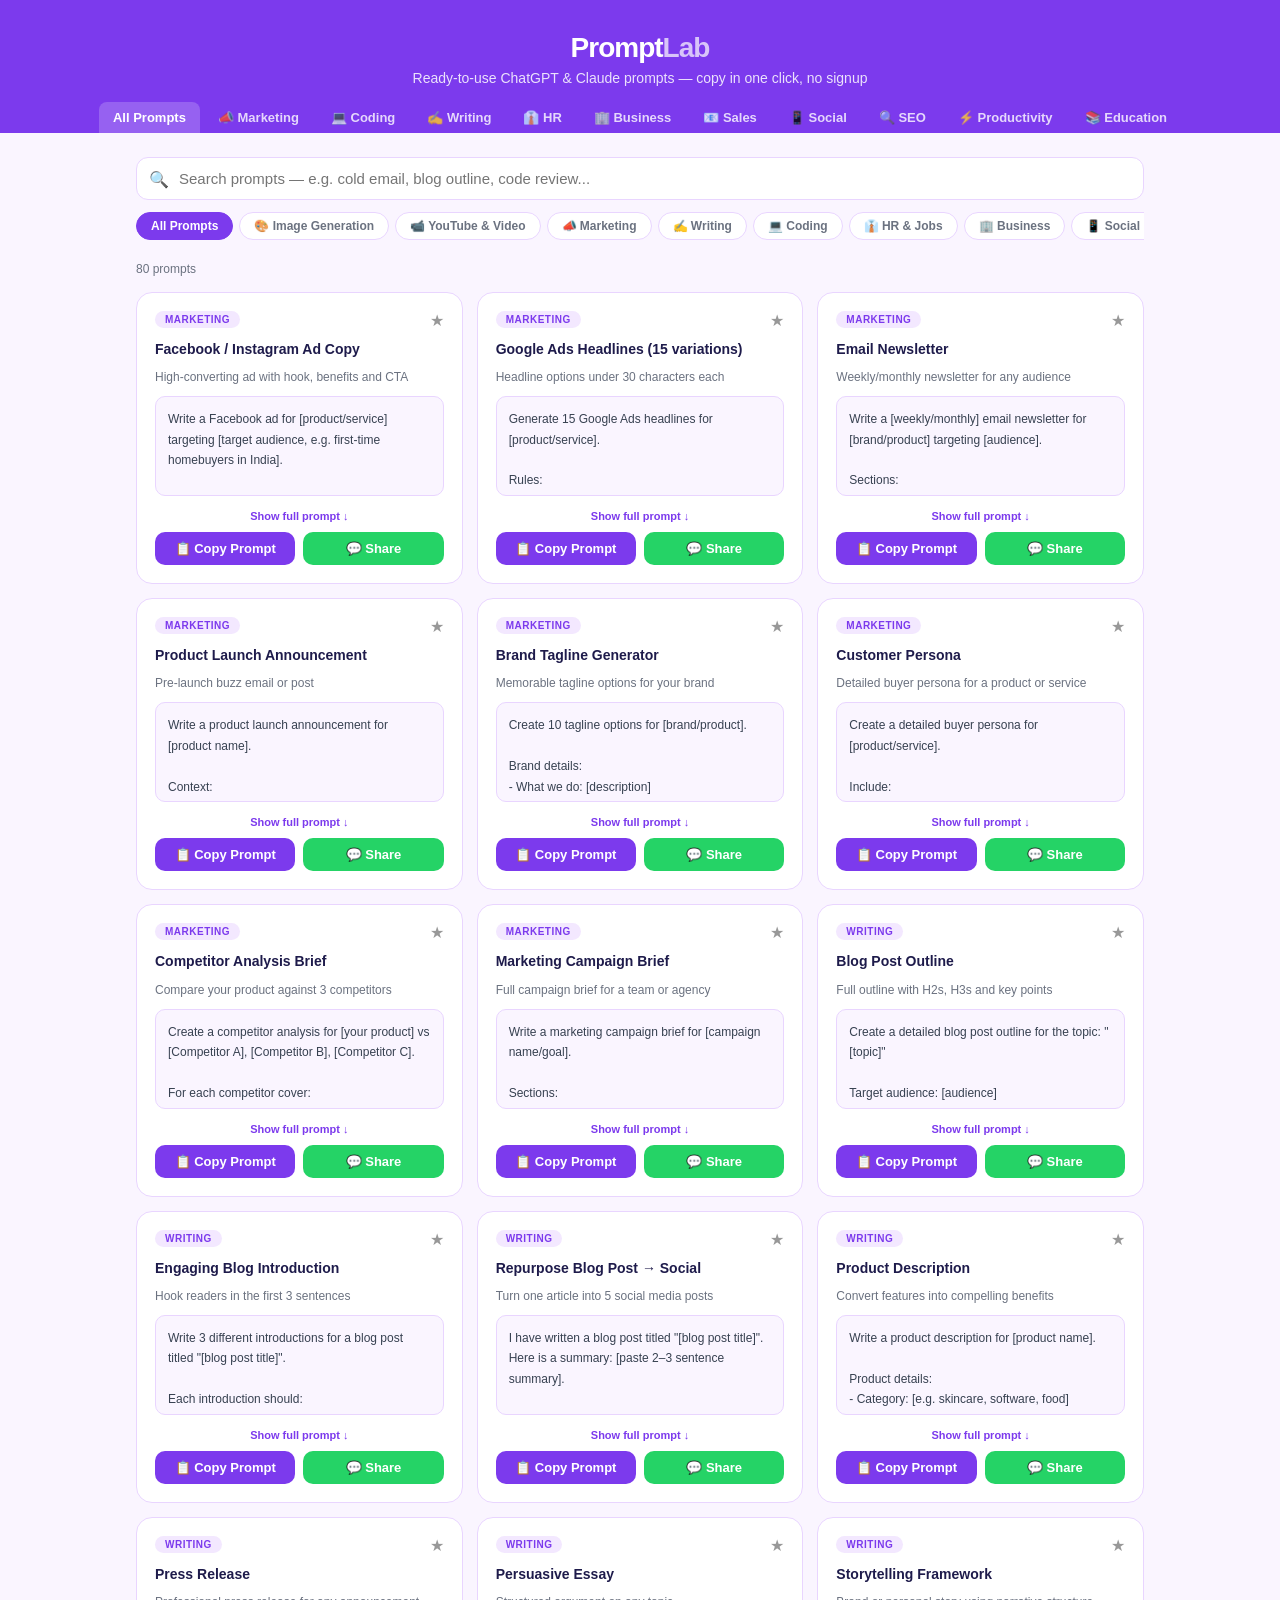
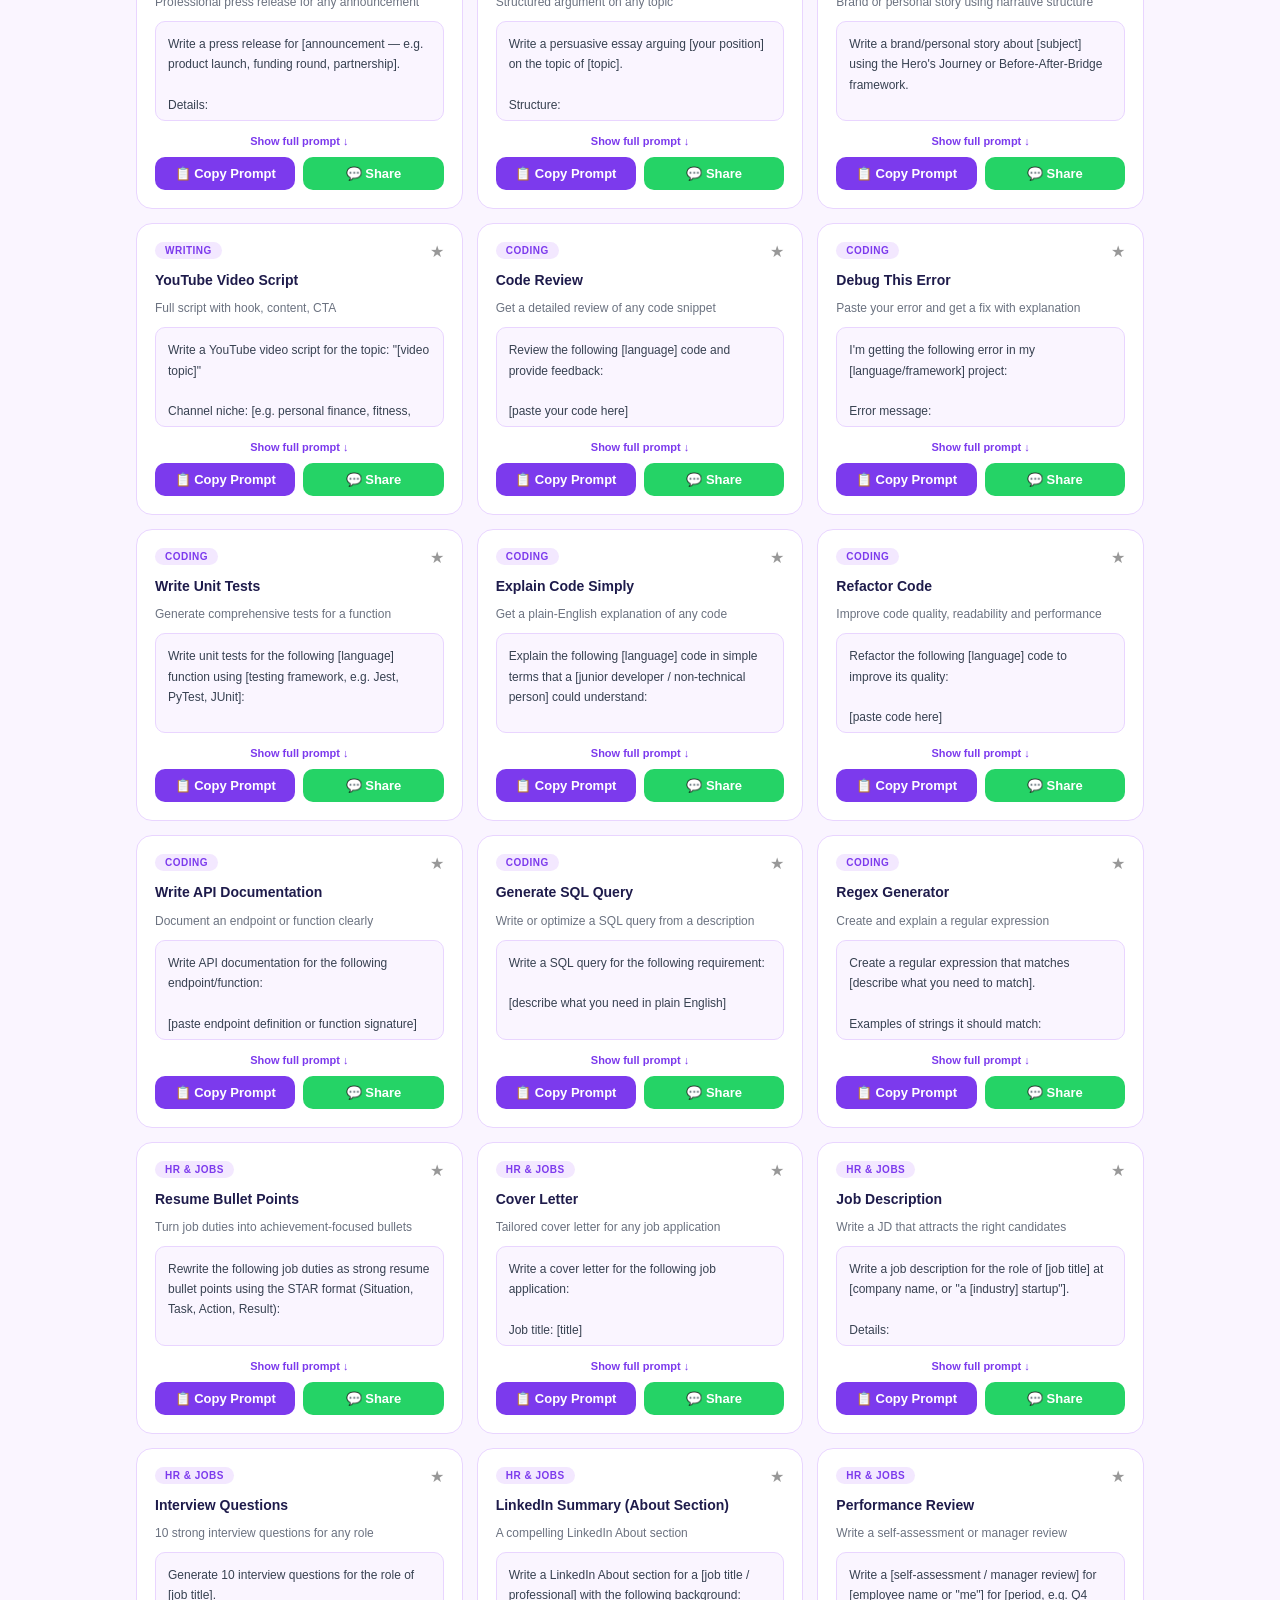
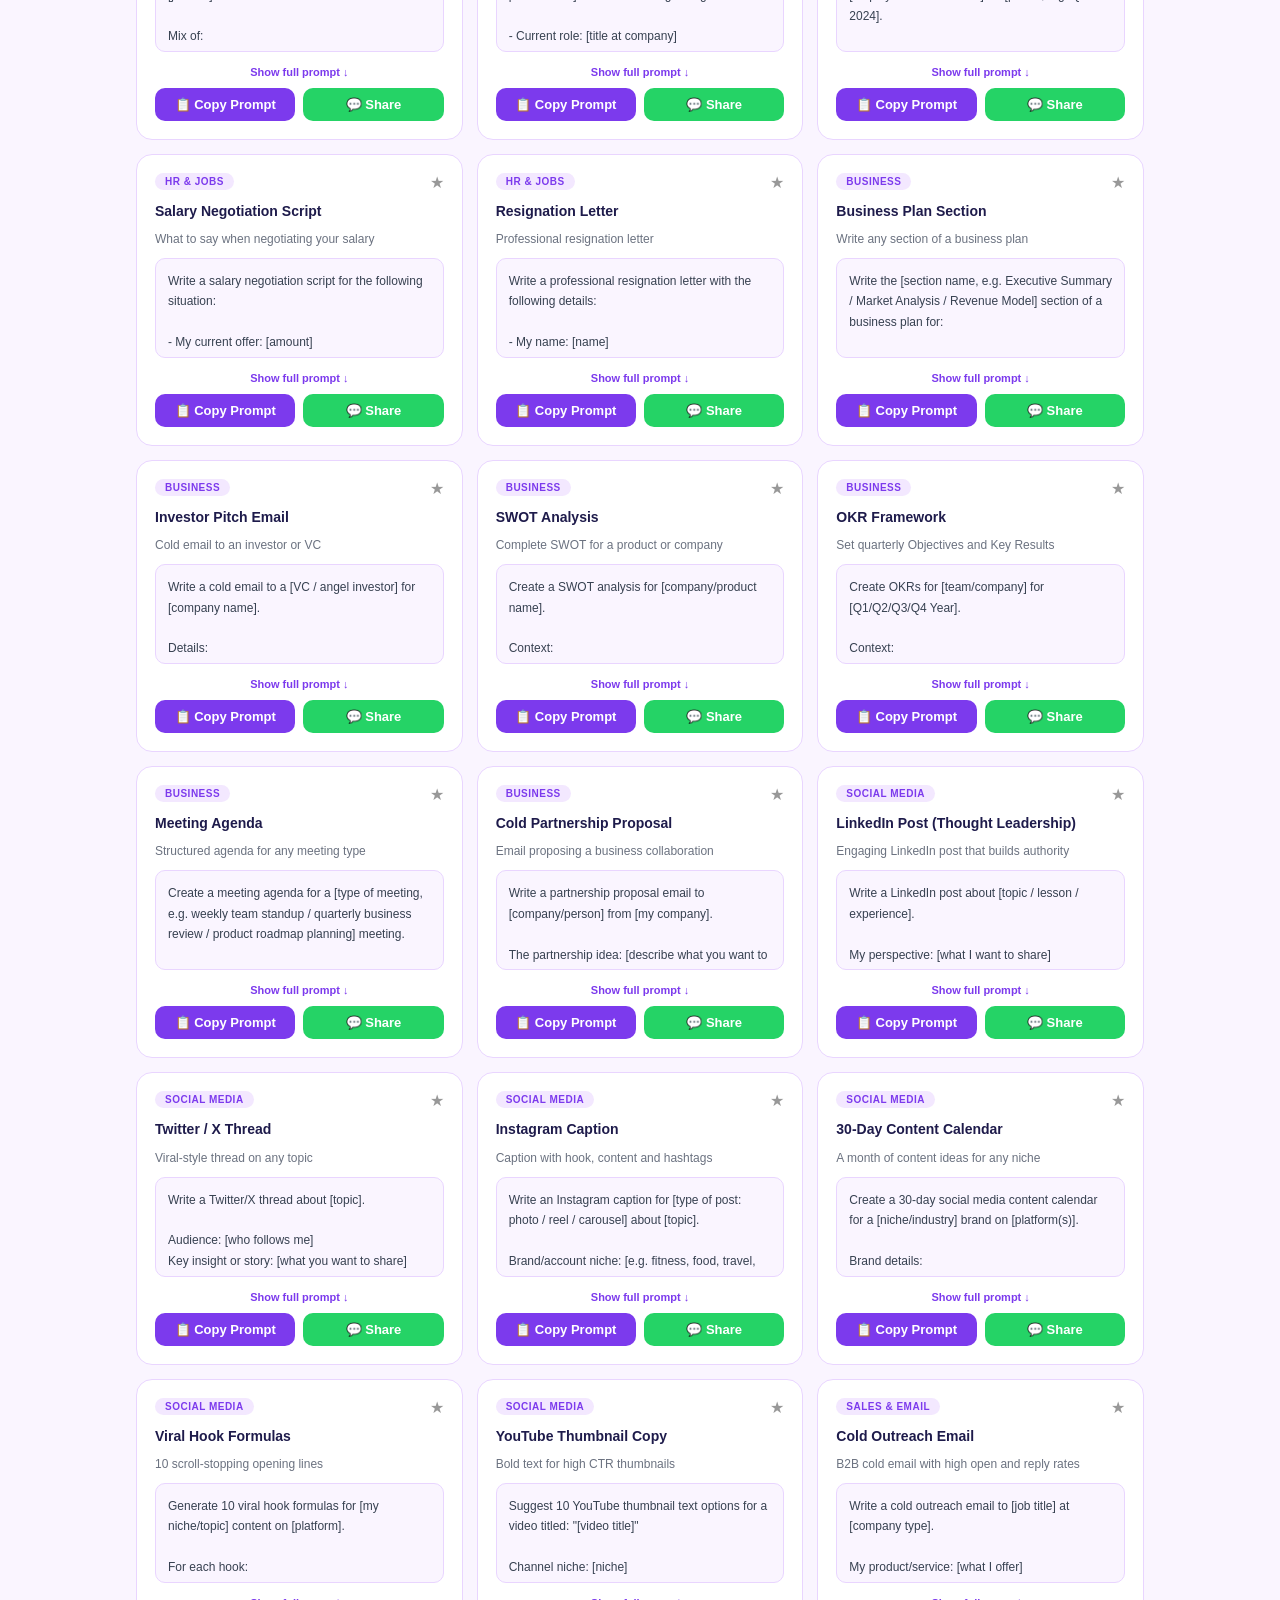
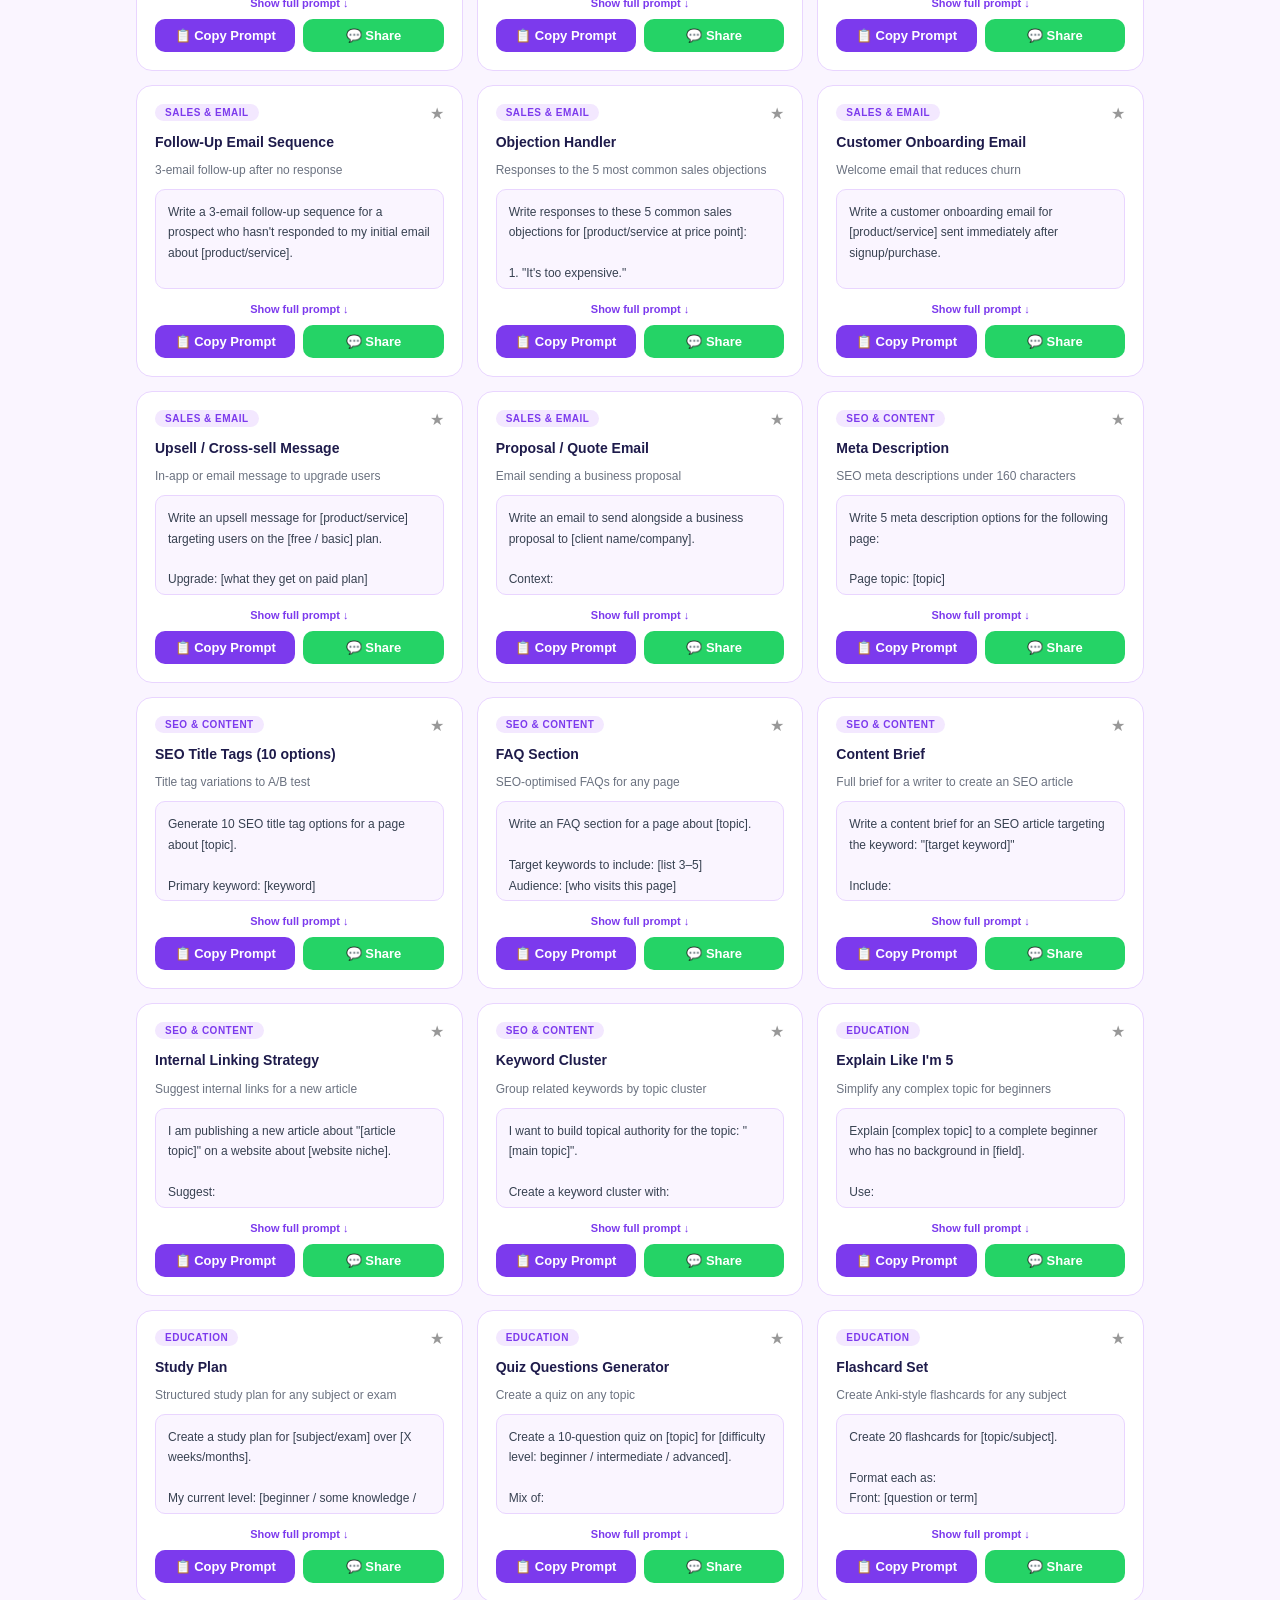
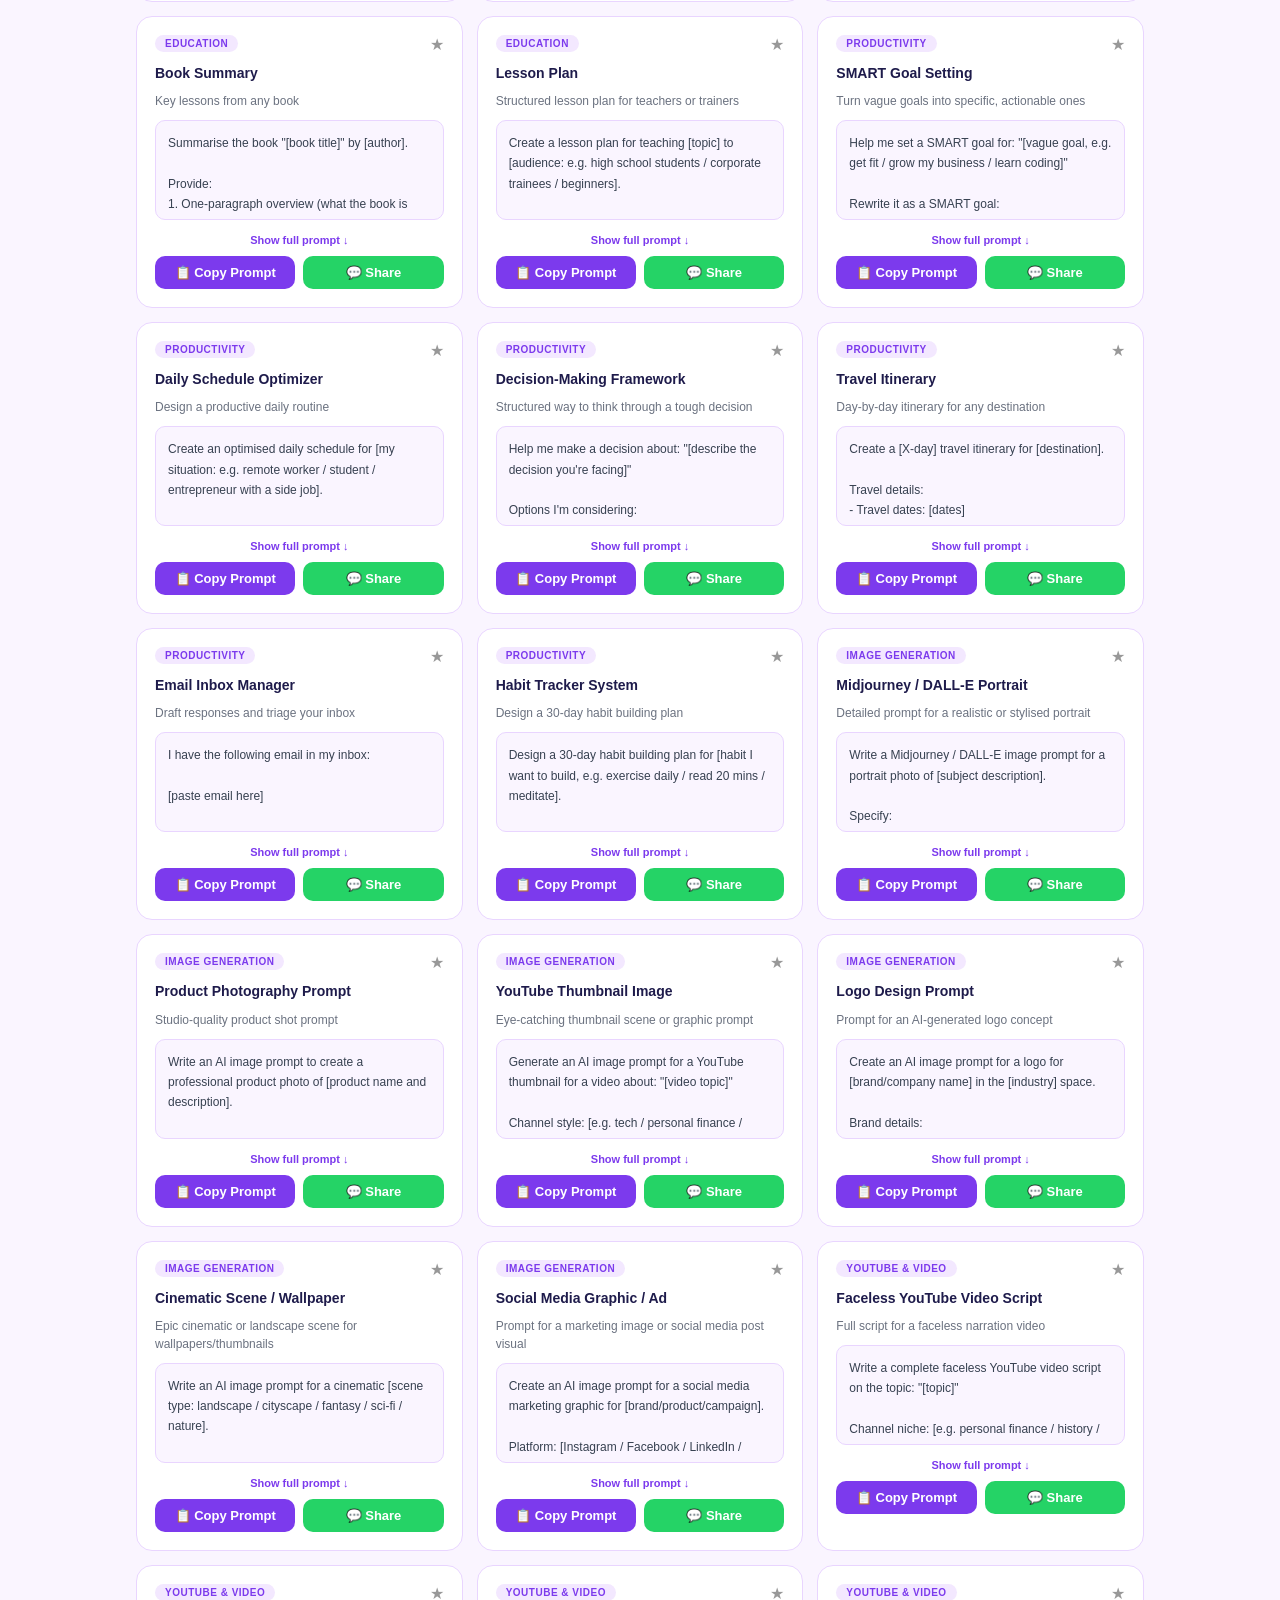
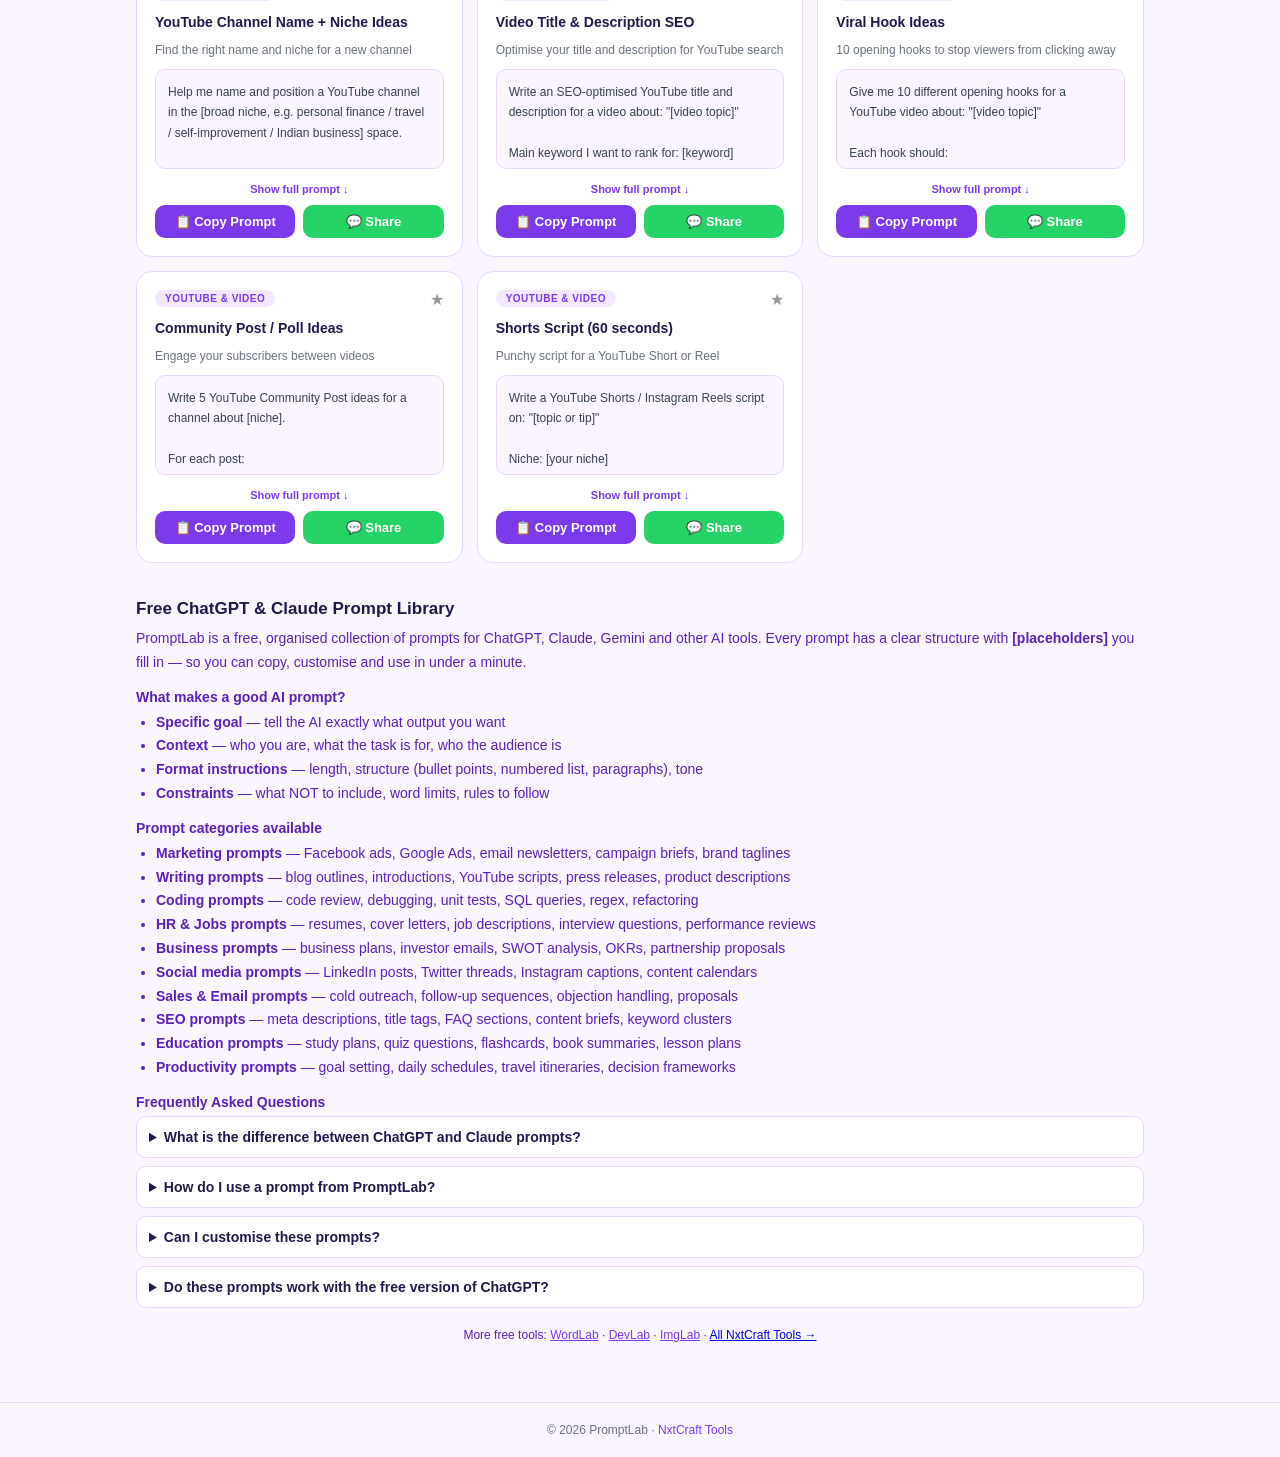
<file: index.html>
<!DOCTYPE html>
<html lang="en">
<head>
<meta charset="UTF-8">
<link rel="manifest" href="/promptkit/manifest.json">
<meta name="theme-color" content="#c084fc">
<meta name="mobile-web-app-capable" content="yes">
<meta name="viewport" content="width=device-width, initial-scale=1.0">
<title>PromptLab – Free ChatGPT & Claude Prompt Library</title>
<meta name="description" content="Free library of ready-to-use ChatGPT and Claude prompts. Organised by category: marketing, writing, coding, HR, business, social media, SEO, sales and more. Copy in one click.">
<meta name="keywords" content="chatgpt prompts, claude prompts, ai prompts, chatgpt prompts for marketing, chatgpt prompts for writing, chatgpt prompts for coding, best chatgpt prompts, prompt library free, ai prompt templates">
<link rel="canonical" href="https://nxtcraft.github.io/promptlab/">
<meta property="og:title" content="PromptLab – Free ChatGPT & Claude Prompt Library">
<meta property="og:description" content="Ready-to-use prompts for marketing, writing, coding, HR, business, sales and more. Copy in one click. Free, no signup.">
<meta property="og:type" content="website">
<meta property="og:url" content="https://nxtcraft.github.io/promptlab/">
<meta name="twitter:card" content="summary_large_image">
<link rel="stylesheet" href="css/main.css">
<script type="application/ld+json">
{
  "@context": "https://schema.org",
  "@type": "WebApplication",
  "name": "PromptLab – AI Prompt Library",
  "url": "https://nxtcraft.github.io/promptlab/",
  "description": "Free library of ChatGPT and Claude prompts organised by category. Copy in one click.",
  "applicationCategory": "UtilitiesApplication",
  "offers": { "@type": "Offer", "price": "0", "priceCurrency": "INR" }
}
</script>
<script type="application/ld+json">
{
  "@context": "https://schema.org",
  "@type": "FAQPage",
  "mainEntity": [
    {
      "@type": "Question",
      "name": "What are the best ChatGPT prompts for marketing?",
      "acceptedAnswer": { "@type": "Answer", "text": "The best ChatGPT prompts for marketing include prompts for Facebook ad copy, Google Ads headlines, email newsletters, product launch announcements, brand taglines and customer personas. PromptLab includes all of these with fill-in-the-blank placeholders so you can use them immediately." }
    },
    {
      "@type": "Question",
      "name": "How do I write a good ChatGPT prompt?",
      "acceptedAnswer": { "@type": "Answer", "text": "A good ChatGPT prompt includes: a clear goal (what you want), context (who you are, what the task is), format instructions (length, structure, tone), and examples if needed. Using [placeholders] for variable information makes prompts reusable. All prompts in PromptLab follow this structure." }
    },
    {
      "@type": "Question",
      "name": "Can I use these prompts with Claude AI?",
      "acceptedAnswer": { "@type": "Answer", "text": "Yes. All prompts in PromptLab work with ChatGPT (GPT-4), Claude (by Anthropic), Google Gemini, and most other large language models. The prompts are model-agnostic — they use clear instructions that any capable AI can follow." }
    },
    {
      "@type": "Question",
      "name": "Are these prompts free to use?",
      "acceptedAnswer": { "@type": "Answer", "text": "Yes, all prompts on PromptLab are completely free. No signup, no paywall, no credit card. Copy any prompt in one click and use it immediately in ChatGPT, Claude, or any AI tool." }
    }
  ]
}
</script>
</head>
<body>

<div class="site-header">
  <h1>Prompt<span>Lab</span></h1>
  <p>Ready-to-use ChatGPT & Claude prompts — copy in one click, no signup</p>
  <nav class="header-nav">
    <a href="index.html" class="active">All Prompts</a>
    <a href="marketing/">📣 Marketing</a>
    <a href="coding/">💻 Coding</a>
    <a href="writing/">✍️ Writing</a>
    <a href="hr/">👔 HR</a>
    <a href="business/">🏢 Business</a>
    <a href="sales/">📧 Sales</a>
    <a href="social/">📱 Social</a>
    <a href="seo/">🔍 SEO</a>
    <a href="productivity/">⚡ Productivity</a>
    <a href="education/">📚 Education</a>
  </nav>
</div>

<div class="container">

  <div class="toolbar">
    <div class="search-box">
      <span>🔍</span>
      <input type="text" id="search" placeholder="Search prompts — e.g. cold email, blog outline, code review..." oninput="onSearch(this.value)" autocomplete="off">
    </div>
    <div class="filter-chips" id="filter-chips"></div>
  </div>

  <div class="stats-row" id="stats"></div>

  <div class="prompt-grid" id="prompt-grid"></div>

  <!-- SEO -->
  <div class="seo">
    <h2>Free ChatGPT & Claude Prompt Library</h2>
    <p>PromptLab is a free, organised collection of prompts for ChatGPT, Claude, Gemini and other AI tools. Every prompt has a clear structure with <strong>[placeholders]</strong> you fill in — so you can copy, customise and use in under a minute.</p>

    <h3>What makes a good AI prompt?</h3>
    <ul>
      <li><strong>Specific goal</strong> — tell the AI exactly what output you want</li>
      <li><strong>Context</strong> — who you are, what the task is for, who the audience is</li>
      <li><strong>Format instructions</strong> — length, structure (bullet points, numbered list, paragraphs), tone</li>
      <li><strong>Constraints</strong> — what NOT to include, word limits, rules to follow</li>
    </ul>

    <h3>Prompt categories available</h3>
    <ul>
      <li><strong>Marketing prompts</strong> — Facebook ads, Google Ads, email newsletters, campaign briefs, brand taglines</li>
      <li><strong>Writing prompts</strong> — blog outlines, introductions, YouTube scripts, press releases, product descriptions</li>
      <li><strong>Coding prompts</strong> — code review, debugging, unit tests, SQL queries, regex, refactoring</li>
      <li><strong>HR & Jobs prompts</strong> — resumes, cover letters, job descriptions, interview questions, performance reviews</li>
      <li><strong>Business prompts</strong> — business plans, investor emails, SWOT analysis, OKRs, partnership proposals</li>
      <li><strong>Social media prompts</strong> — LinkedIn posts, Twitter threads, Instagram captions, content calendars</li>
      <li><strong>Sales & Email prompts</strong> — cold outreach, follow-up sequences, objection handling, proposals</li>
      <li><strong>SEO prompts</strong> — meta descriptions, title tags, FAQ sections, content briefs, keyword clusters</li>
      <li><strong>Education prompts</strong> — study plans, quiz questions, flashcards, book summaries, lesson plans</li>
      <li><strong>Productivity prompts</strong> — goal setting, daily schedules, travel itineraries, decision frameworks</li>
    </ul>

    <h3>Frequently Asked Questions</h3>
    <details>
      <summary>What is the difference between ChatGPT and Claude prompts?</summary>
      <p>Both ChatGPT (by OpenAI) and Claude (by Anthropic) are large language models that understand natural language instructions. The same prompt generally works well on both — the main differences are in response style. Claude tends to follow formatting instructions more precisely, while ChatGPT may be more creative. All prompts on PromptLab are tested to work on both.</p>
    </details>
    <details>
      <summary>How do I use a prompt from PromptLab?</summary>
      <p>Click "Copy Prompt" on any card. Open ChatGPT (chat.openai.com) or Claude (claude.ai). Paste the prompt. Replace the [placeholders] with your actual information. Press Enter. The AI will generate a tailored output in seconds.</p>
    </details>
    <details>
      <summary>Can I customise these prompts?</summary>
      <p>Yes — in fact, that's the point. Every prompt uses [brackets] to mark what you should customise. You can also add more context, change the format instructions, or combine parts of different prompts to create your own.</p>
    </details>
    <details>
      <summary>Do these prompts work with the free version of ChatGPT?</summary>
      <p>Most prompts work well with the free version of ChatGPT (GPT-3.5). For complex tasks like code review, SWOT analysis, or long-form writing, GPT-4 or Claude 3 will give significantly better results.</p>
    </details>

    <div style="margin-top:20px; text-align:center; font-size:12px; color:#5b21b6;">
      More free tools: <a href="https://nxtcraft.github.io/wordlab/" style="color:#7c3aed;">WordLab</a> ·
      <a href="https://nxtcraft.github.io/devlab/" style="color:#7c3aed;">DevLab</a> ·
      <a href="https://nxtcraft.github.io/imglab/" style="color:#7c3aed;">ImgLab</a> ·
      <a href="https://nxtcraft.github.io/">All NxtCraft Tools →</a>
    </div>
  </div>
</div>

<footer>&copy; 2026 PromptLab · <a href="https://nxtcraft.github.io/">NxtCraft Tools</a></footer>

<script src="js/prompts.js"></script>
<script src="js/app.js"></script>
<script>if("serviceWorker"in navigator)navigator.serviceWorker.register("/promptkit/sw.js");</script>
</body>
</html>
</file>
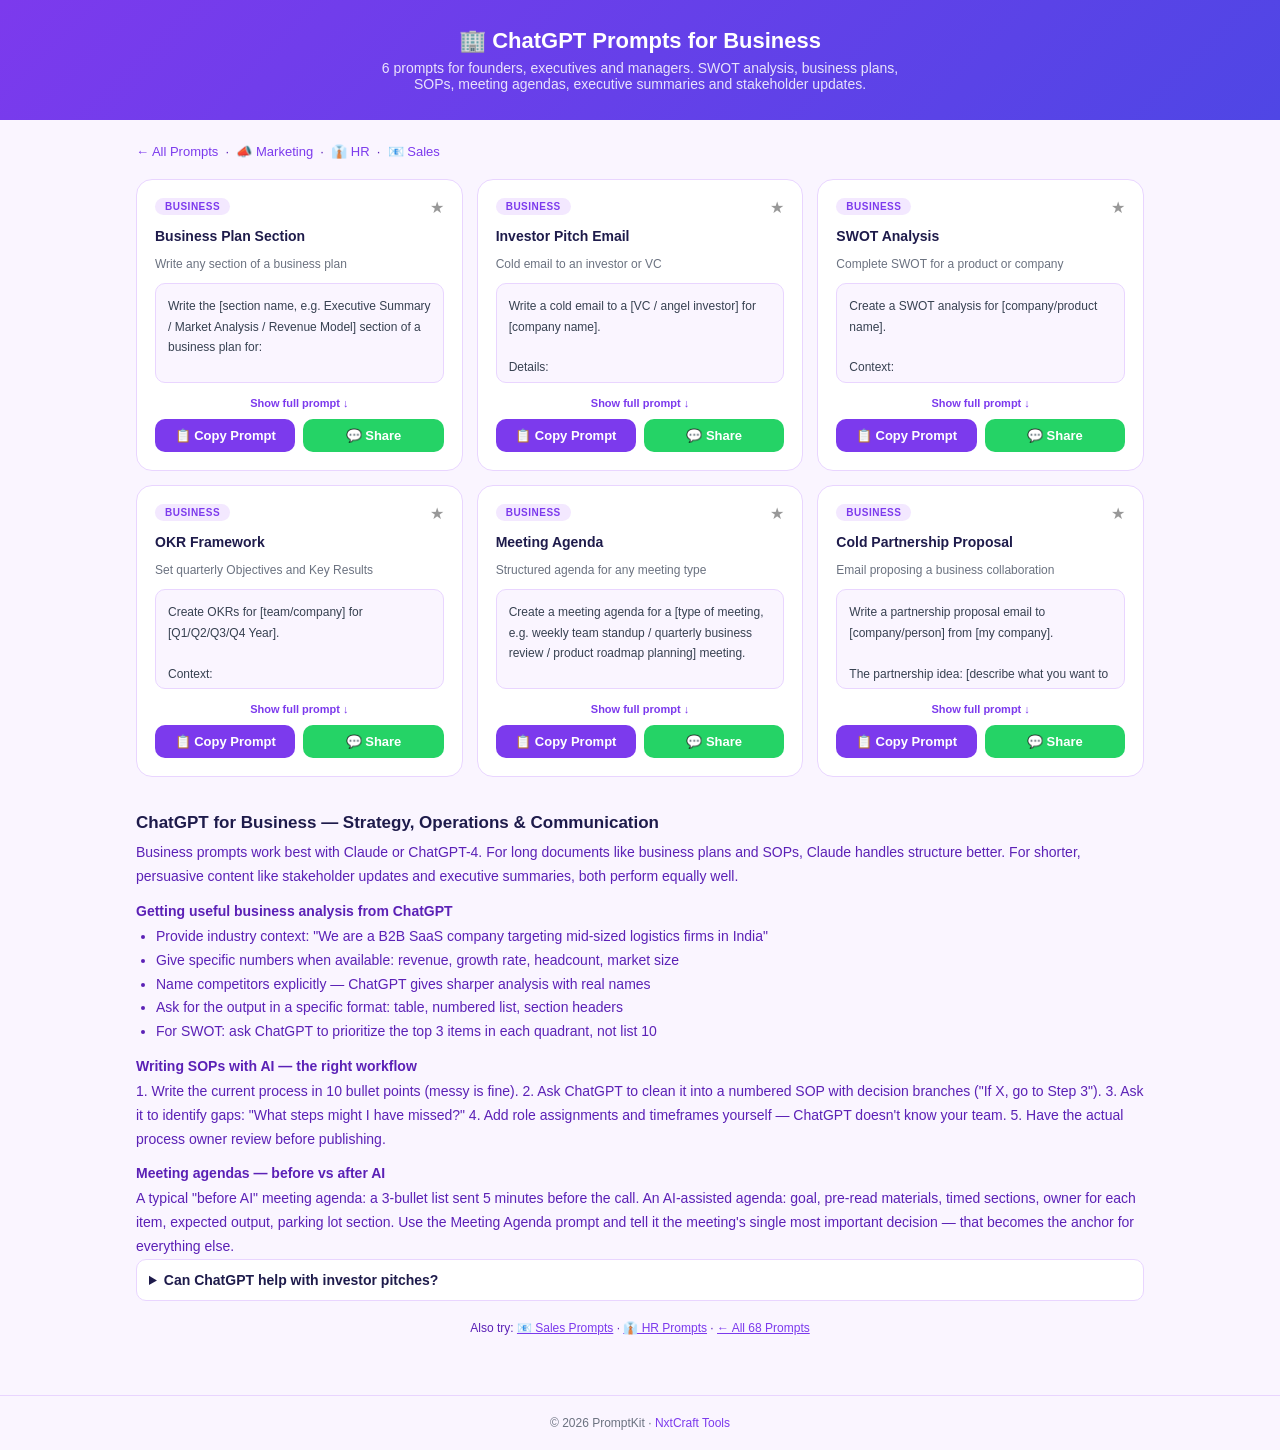
<file: business/index.html>
<!DOCTYPE html>
<html lang="en">
<head>
<meta charset="UTF-8">
<meta name="viewport" content="width=device-width, initial-scale=1.0">
<title>ChatGPT Prompts for Business — 6 Templates for Strategy & Operations | PromptKit</title>
<meta name="description" content="6 free ChatGPT prompts for business: SWOT analysis, business plan sections, meeting agendas, executive summaries, SOPs and stakeholder updates. Copy in one click.">
<meta name="keywords" content="chatgpt prompts for business, ai business prompts, chatgpt business plan prompt, chatgpt swot analysis prompt, chatgpt for business strategy, ai prompts for executives, chatgpt meeting agenda prompt">
<link rel="canonical" href="https://nxtcraft.github.io/promptkit/business/">
<meta property="og:title" content="ChatGPT Prompts for Business — 6 Strategy & Operations Templates">
<meta property="og:description" content="Ready-to-use ChatGPT prompts for SWOT analysis, business plans, SOPs, meeting agendas, executive summaries and stakeholder updates. Free, copy in one click.">
<meta property="og:type" content="website">
<meta name="twitter:card" content="summary_large_image">
<link rel="stylesheet" href="../css/main.css">
<script type="application/ld+json">
{
  "@context": "https://schema.org",
  "@type": "FAQPage",
  "mainEntity": [
    {
      "@type": "Question",
      "name": "How do I use ChatGPT to write a business plan?",
      "acceptedAnswer": { "@type": "Answer", "text": "Use ChatGPT section by section, not in one go. Start with the Executive Summary prompt, then the Market Analysis section, then the Financial Projections section. Provide specific inputs: your product, target market, revenue model, and cost structure. ChatGPT will produce a professional structure you can fill in with your real numbers. Never submit AI-generated financial projections without replacing them with actual research." }
    },
    {
      "@type": "Question",
      "name": "Can ChatGPT do a SWOT analysis?",
      "acceptedAnswer": { "@type": "Answer", "text": "Yes. Describe your business, product, or decision in 3–5 sentences and ask ChatGPT to perform a SWOT analysis. It will produce Strengths, Weaknesses, Opportunities, and Threats in a structured format. For best results, add context: your industry, main competitors, recent market changes. Edit the output — ChatGPT tends to list generic points unless you provide specific business context." }
    },
    {
      "@type": "Question",
      "name": "How can I use AI to write SOPs?",
      "acceptedAnswer": { "@type": "Answer", "text": "Describe the process step by step in plain language, then ask ChatGPT to reformat it as a Standard Operating Procedure with numbered steps, decision points, and responsible roles. Or describe the outcome you want and ask ChatGPT to suggest the steps. Always have a subject matter expert review and validate the SOP before publishing it for team use." }
    }
  ]
}
</script>
</head>
<body>

<div class="cat-hero" style="background:linear-gradient(135deg,#7c3aed 0%,#4f46e5 100%);">
  <h1>🏢 ChatGPT Prompts for Business</h1>
  <p>6 prompts for founders, executives and managers. SWOT analysis, business plans, SOPs, meeting agendas, executive summaries and stakeholder updates.</p>
</div>

<div class="container">
  <nav style="font-size:13px; color:#5b21b6; margin-bottom:20px;">
    <a href="../" style="color:#7c3aed; text-decoration:none;">← All Prompts</a> &nbsp;·&nbsp;
    <a href="../marketing/" style="color:#7c3aed; text-decoration:none;">📣 Marketing</a> &nbsp;·&nbsp;
    <a href="../hr/" style="color:#7c3aed; text-decoration:none;">👔 HR</a> &nbsp;·&nbsp;
    <a href="../sales/" style="color:#7c3aed; text-decoration:none;">📧 Sales</a>
  </nav>

  <div class="prompt-grid" id="prompt-grid"></div>

  <div class="seo">
    <h2>ChatGPT for Business — Strategy, Operations & Communication</h2>
    <p>Business prompts work best with Claude or ChatGPT-4. For long documents like business plans and SOPs, Claude handles structure better. For shorter, persuasive content like stakeholder updates and executive summaries, both perform equally well.</p>

    <h3>Getting useful business analysis from ChatGPT</h3>
    <ul>
      <li>Provide industry context: "We are a B2B SaaS company targeting mid-sized logistics firms in India"</li>
      <li>Give specific numbers when available: revenue, growth rate, headcount, market size</li>
      <li>Name competitors explicitly — ChatGPT gives sharper analysis with real names</li>
      <li>Ask for the output in a specific format: table, numbered list, section headers</li>
      <li>For SWOT: ask ChatGPT to prioritize the top 3 items in each quadrant, not list 10</li>
    </ul>

    <h3>Writing SOPs with AI — the right workflow</h3>
    <p>1. Write the current process in 10 bullet points (messy is fine). 2. Ask ChatGPT to clean it into a numbered SOP with decision branches ("If X, go to Step 3"). 3. Ask it to identify gaps: "What steps might I have missed?" 4. Add role assignments and timeframes yourself — ChatGPT doesn't know your team. 5. Have the actual process owner review before publishing.</p>

    <h3>Meeting agendas — before vs after AI</h3>
    <p>A typical "before AI" meeting agenda: a 3-bullet list sent 5 minutes before the call. An AI-assisted agenda: goal, pre-read materials, timed sections, owner for each item, expected output, parking lot section. Use the Meeting Agenda prompt and tell it the meeting's single most important decision — that becomes the anchor for everything else.</p>

    <details>
      <summary>Can ChatGPT help with investor pitches?</summary>
      <p>Yes — for structuring the narrative and drafting slide content. Describe your business, traction, market size, team, and ask ChatGPT to draft the problem-solution-traction-ask arc. It won't know your actual metrics, so you'll need to add those. Where AI is most useful for pitches: drafting the one-liner, the "why now" slide, and the competitive landscape framing. The story and conviction must come from you.</p>
    </details>

    <div style="margin-top:20px; text-align:center; font-size:12px; color:#5b21b6;">
      Also try: <a href="../sales/" style="color:#7c3aed;">📧 Sales Prompts</a> ·
      <a href="../hr/" style="color:#7c3aed;">👔 HR Prompts</a> ·
      <a href="../" style="color:#7c3aed;">← All 68 Prompts</a>
    </div>
  </div>
</div>

<footer>&copy; 2026 PromptKit · <a href="https://nxtcraft.github.io/">NxtCraft Tools</a></footer>

<script src="../js/prompts.js"></script>
<script src="../js/app.js"></script>
<script>
  currentCat = 'business';
  document.getElementById('filter-chips') && (document.getElementById('filter-chips').style.display = 'none');
  render();
</script>
</body>
</html>
</file>
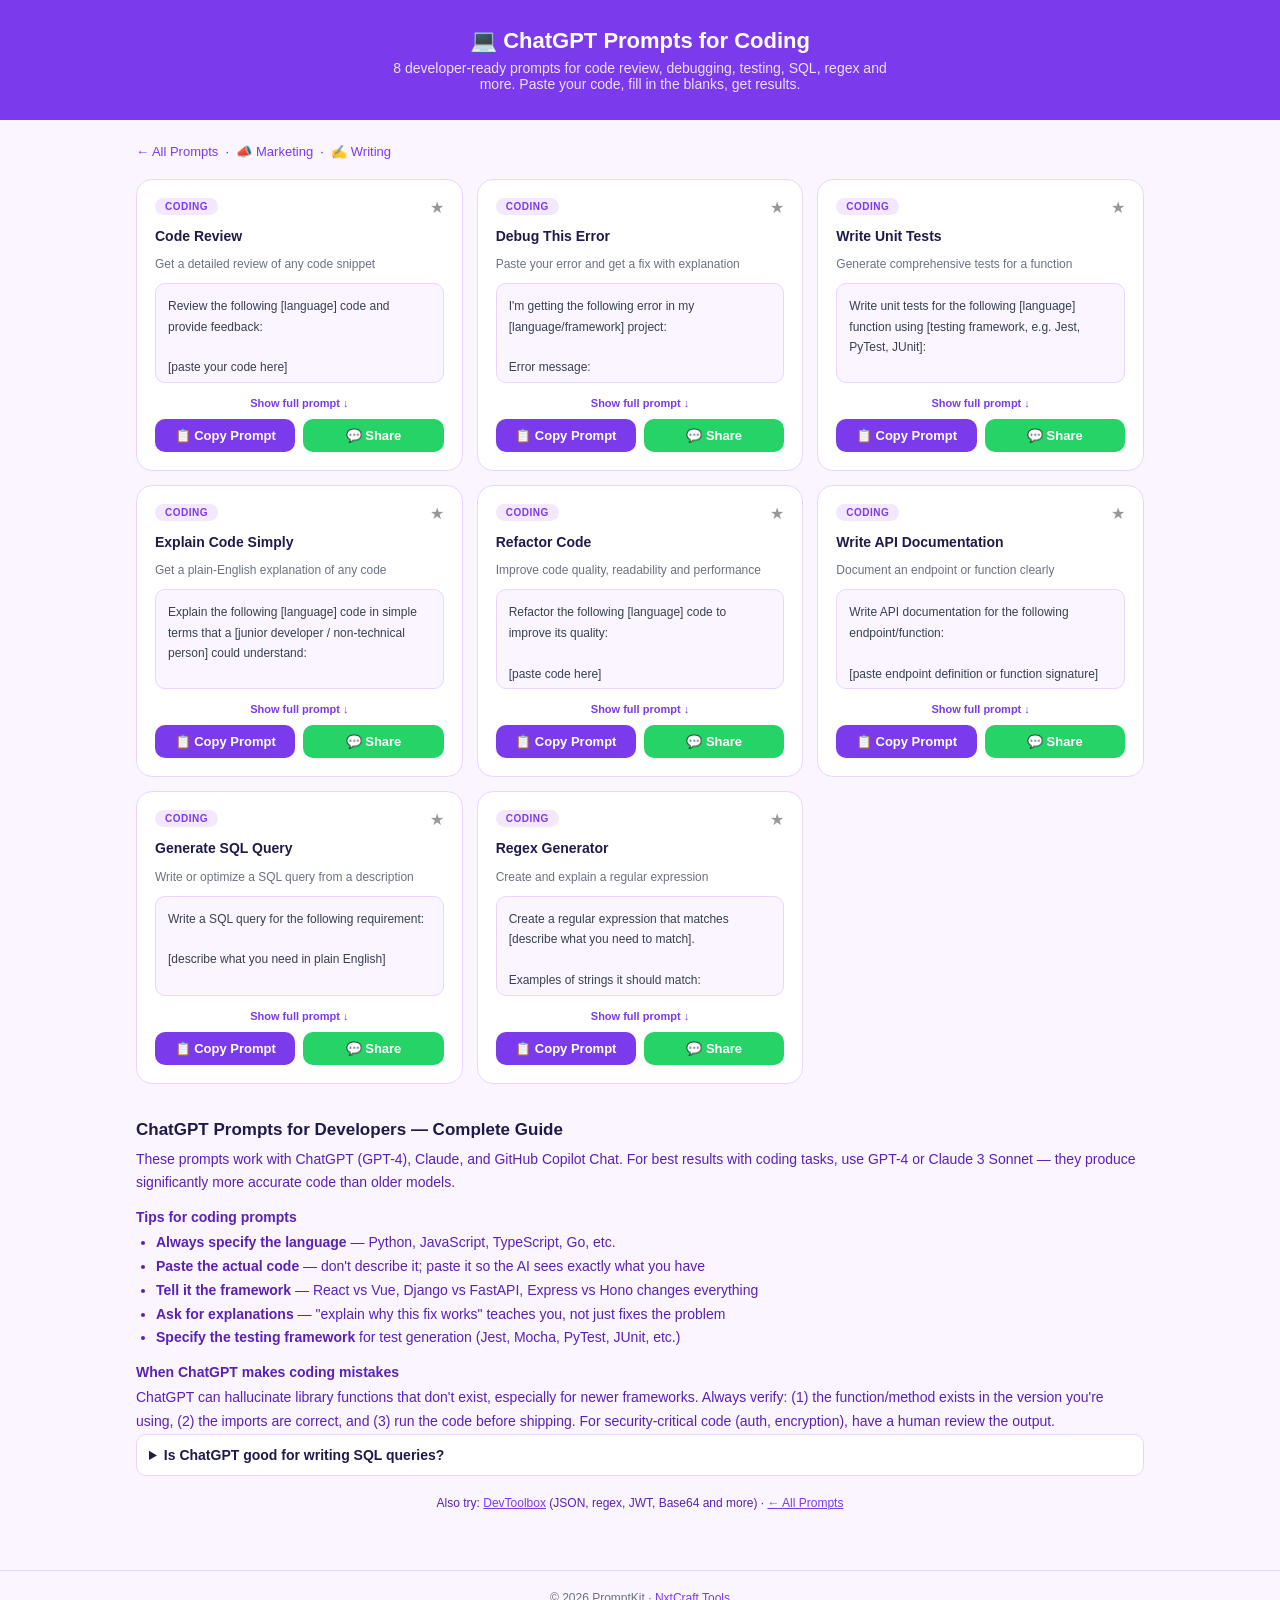
<file: coding/index.html>
<!DOCTYPE html>
<html lang="en">
<head>
<meta charset="UTF-8">
<meta name="viewport" content="width=device-width, initial-scale=1.0">
<title>ChatGPT Prompts for Coding – 8 Developer Prompt Templates | PromptKit</title>
<meta name="description" content="8 free ChatGPT prompts for developers: code review, debugging, unit tests, SQL queries, regex, refactoring, API docs and code explanations. Copy in one click.">
<meta name="keywords" content="chatgpt prompts for coding, ai prompts for developers, chatgpt code review prompt, chatgpt debugging prompt, ai coding prompts, chatgpt for programming">
<link rel="canonical" href="https://nxtcraft.github.io/promptkit/coding/">
<meta property="og:title" content="ChatGPT Prompts for Coding – 8 Developer Templates">
<meta property="og:description" content="Ready-to-use ChatGPT prompts for code review, debugging, unit tests, SQL, regex and more. Free, copy in one click.">
<meta property="og:type" content="website">
<meta name="twitter:card" content="summary_large_image">
<link rel="stylesheet" href="../css/main.css">
<script type="application/ld+json">
{
  "@context": "https://schema.org",
  "@type": "FAQPage",
  "mainEntity": [
    {
      "@type": "Question",
      "name": "What is the best ChatGPT prompt for code review?",
      "acceptedAnswer": { "@type": "Answer", "text": "The best code review prompt asks ChatGPT to check for specific issues: bugs, security vulnerabilities, performance, readability, and edge cases. Always paste the actual code and specify the language. Ask for the corrected version alongside the explanation so you can directly compare the before and after." }
    },
    {
      "@type": "Question",
      "name": "How do I use ChatGPT to debug code?",
      "acceptedAnswer": { "@type": "Answer", "text": "Paste the error message and the relevant code snippet together. Tell ChatGPT the language/framework. Ask it to: (1) explain the root cause, (2) show the fixed code, and (3) explain why the fix works. This gives you a fix you understand, not just one you copy." }
    },
    {
      "@type": "Question",
      "name": "Can ChatGPT write unit tests for my code?",
      "acceptedAnswer": { "@type": "Answer", "text": "Yes. Paste your function and tell ChatGPT which testing framework to use (Jest, PyTest, JUnit, etc.). Ask for tests covering the happy path, edge cases, and error cases. ChatGPT will generate complete test files you can run directly." }
    }
  ]
}
</script>
</head>
<body>

<div class="cat-hero">
  <h1>💻 ChatGPT Prompts for Coding</h1>
  <p>8 developer-ready prompts for code review, debugging, testing, SQL, regex and more. Paste your code, fill in the blanks, get results.</p>
</div>

<div class="container">
  <nav style="font-size:13px; color:#5b21b6; margin-bottom:20px;">
    <a href="../" style="color:#7c3aed; text-decoration:none;">← All Prompts</a> &nbsp;·&nbsp;
    <a href="../marketing/" style="color:#7c3aed; text-decoration:none;">📣 Marketing</a> &nbsp;·&nbsp;
    <a href="../writing/" style="color:#7c3aed; text-decoration:none;">✍️ Writing</a>
  </nav>

  <div class="prompt-grid" id="prompt-grid"></div>

  <div class="seo">
    <h2>ChatGPT Prompts for Developers — Complete Guide</h2>
    <p>These prompts work with ChatGPT (GPT-4), Claude, and GitHub Copilot Chat. For best results with coding tasks, use GPT-4 or Claude 3 Sonnet — they produce significantly more accurate code than older models.</p>

    <h3>Tips for coding prompts</h3>
    <ul>
      <li><strong>Always specify the language</strong> — Python, JavaScript, TypeScript, Go, etc.</li>
      <li><strong>Paste the actual code</strong> — don't describe it; paste it so the AI sees exactly what you have</li>
      <li><strong>Tell it the framework</strong> — React vs Vue, Django vs FastAPI, Express vs Hono changes everything</li>
      <li><strong>Ask for explanations</strong> — "explain why this fix works" teaches you, not just fixes the problem</li>
      <li><strong>Specify the testing framework</strong> for test generation (Jest, Mocha, PyTest, JUnit, etc.)</li>
    </ul>

    <h3>When ChatGPT makes coding mistakes</h3>
    <p>ChatGPT can hallucinate library functions that don't exist, especially for newer frameworks. Always verify: (1) the function/method exists in the version you're using, (2) the imports are correct, and (3) run the code before shipping. For security-critical code (auth, encryption), have a human review the output.</p>

    <details>
      <summary>Is ChatGPT good for writing SQL queries?</summary>
      <p>Yes — ChatGPT is excellent for SQL. Describe your table structure, the data you need, and any filters or aggregations. It handles JOINs, GROUP BY, window functions, and CTEs well. For very large or complex queries, break them into subqueries and ask ChatGPT to optimise each part separately.</p>
    </details>

    <div style="margin-top:20px; text-align:center; font-size:12px; color:#5b21b6;">
      Also try: <a href="https://nxtcraft.github.io/devtoolbox/" style="color:#7c3aed;">DevToolbox</a> (JSON, regex, JWT, Base64 and more) ·
      <a href="../" style="color:#7c3aed;">← All Prompts</a>
    </div>
  </div>
</div>

<footer>&copy; 2026 PromptKit · <a href="https://nxtcraft.github.io/">NxtCraft Tools</a></footer>

<script src="../js/prompts.js"></script>
<script src="../js/app.js"></script>
<script>
  currentCat = 'coding';
  document.getElementById('filter-chips') && (document.getElementById('filter-chips').style.display = 'none');
  render();
</script>
</body>
</html>
</file>
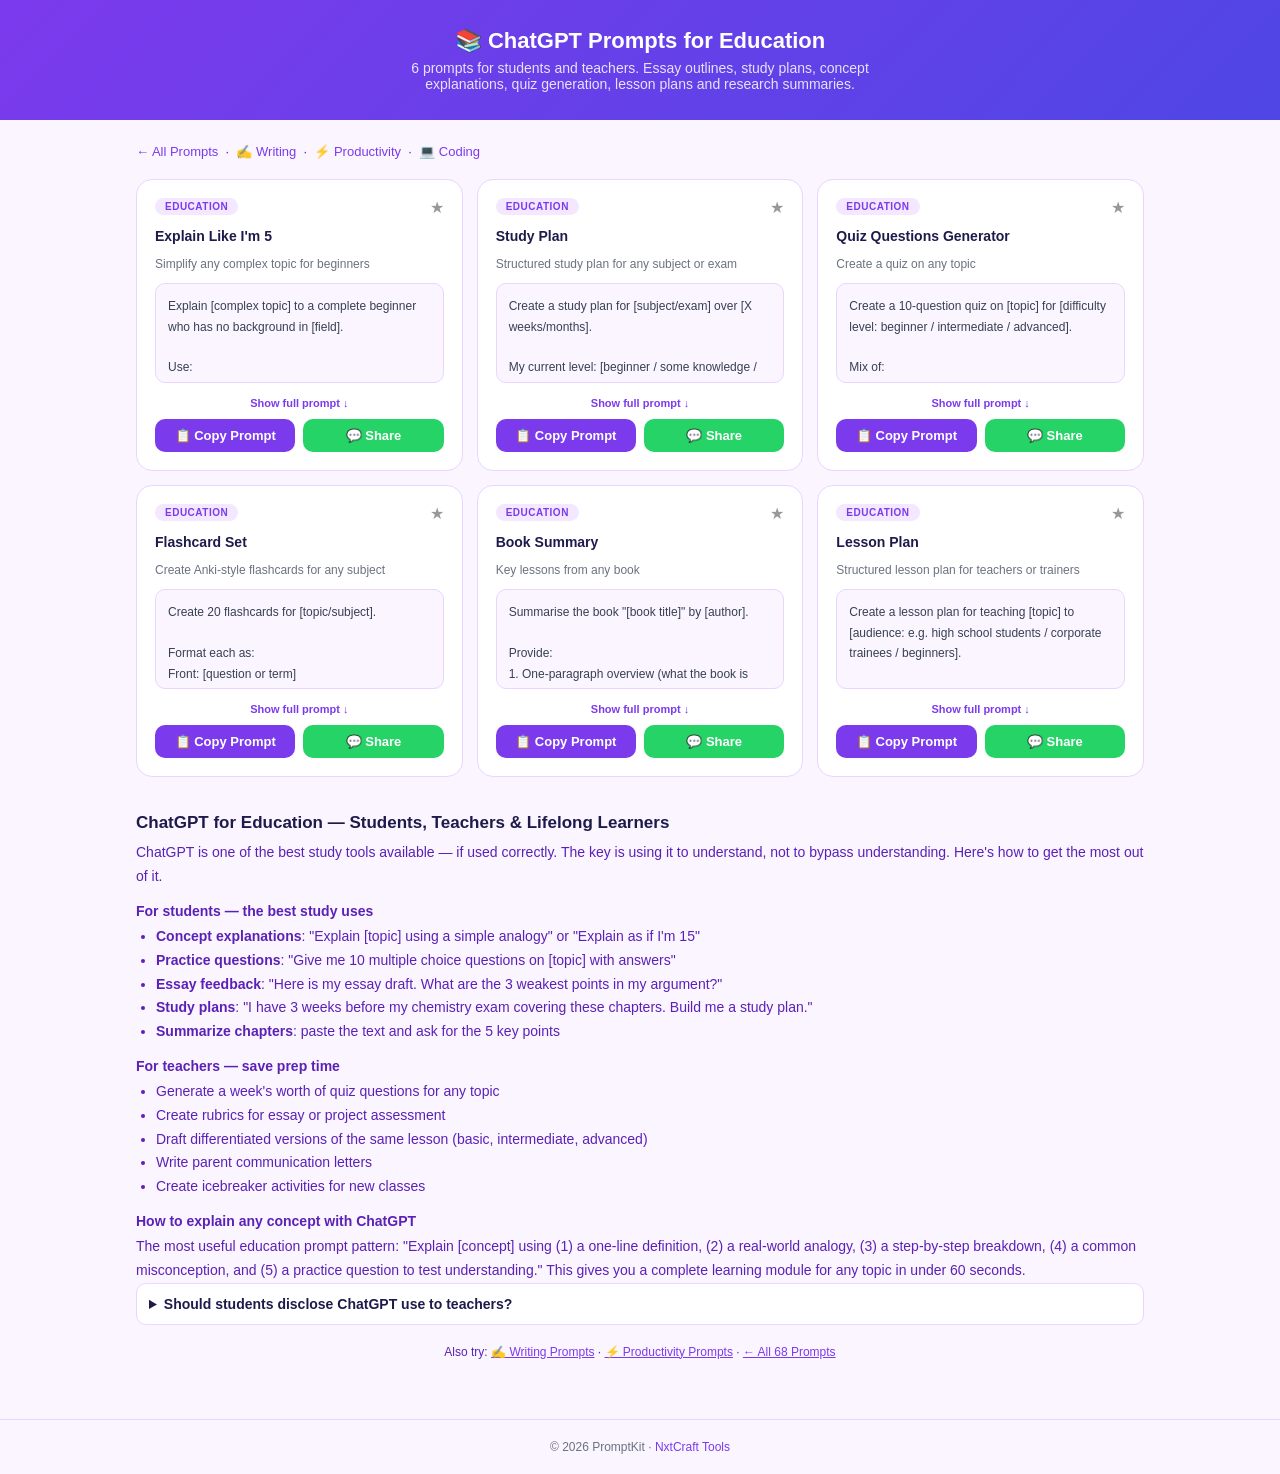
<file: education/index.html>
<!DOCTYPE html>
<html lang="en">
<head>
<meta charset="UTF-8">
<meta name="viewport" content="width=device-width, initial-scale=1.0">
<title>ChatGPT Prompts for Education — 6 Templates for Students & Teachers | PromptKit</title>
<meta name="description" content="6 free ChatGPT prompts for education: essay outlines, study plans, concept explanations, quiz generation, lesson plans and research summaries. Copy in one click.">
<meta name="keywords" content="chatgpt prompts for students, ai education prompts, chatgpt essay prompt, chatgpt study plan prompt, chatgpt for teachers, ai prompts for learning, chatgpt explain concept prompt">
<link rel="canonical" href="https://nxtcraft.github.io/promptkit/education/">
<meta property="og:title" content="ChatGPT Prompts for Education — 6 Templates for Students & Teachers">
<meta property="og:description" content="Ready-to-use ChatGPT prompts for essay outlines, study plans, concept explanations, quiz generation and lesson plans. Free, copy in one click.">
<meta property="og:type" content="website">
<meta name="twitter:card" content="summary_large_image">
<link rel="stylesheet" href="../css/main.css">
<script type="application/ld+json">
{
  "@context": "https://schema.org",
  "@type": "FAQPage",
  "mainEntity": [
    {
      "@type": "Question",
      "name": "How can students use ChatGPT effectively?",
      "acceptedAnswer": { "@type": "Answer", "text": "Students can use ChatGPT to: understand difficult concepts by asking for simpler explanations ('explain quantum entanglement to a 16-year-old'), create study plans with weekly breakdowns, generate practice questions on any topic, get feedback on essay drafts, summarise textbook chapters, and create flashcard content. Use ChatGPT to understand and prepare — never to submit work as your own without disclosure." }
    },
    {
      "@type": "Question",
      "name": "Can teachers use ChatGPT to create lesson plans?",
      "acceptedAnswer": { "@type": "Answer", "text": "Yes. Provide the subject, grade level, learning objectives, available time, and student skill level. ChatGPT will produce a structured lesson plan with an opener activity, main instruction, guided practice, independent activity, and assessment method. Always review and adapt to your specific classroom context — ChatGPT doesn't know your students." }
    },
    {
      "@type": "Question",
      "name": "Is using ChatGPT for studying cheating?",
      "acceptedAnswer": { "@type": "Answer", "text": "Using ChatGPT to understand concepts, generate practice questions, and get explanations is not cheating — it's using a learning tool. Submitting ChatGPT-generated essays or assignments as your own original work is academic dishonesty. The line is: if you're using AI to learn and understand, that is studying. If you're using AI to avoid learning and submit work that isn't yours, that is cheating." }
    }
  ]
}
</script>
</head>
<body>
<div class="cat-hero" style="background:linear-gradient(135deg,#7c3aed 0%,#4f46e5 100%);">
  <h1>📚 ChatGPT Prompts for Education</h1>
  <p>6 prompts for students and teachers. Essay outlines, study plans, concept explanations, quiz generation, lesson plans and research summaries.</p>
</div>
<div class="container">
  <nav style="font-size:13px; color:#5b21b6; margin-bottom:20px;">
    <a href="../" style="color:#7c3aed; text-decoration:none;">← All Prompts</a> &nbsp;·&nbsp;
    <a href="../writing/" style="color:#7c3aed; text-decoration:none;">✍️ Writing</a> &nbsp;·&nbsp;
    <a href="../productivity/" style="color:#7c3aed; text-decoration:none;">⚡ Productivity</a> &nbsp;·&nbsp;
    <a href="../coding/" style="color:#7c3aed; text-decoration:none;">💻 Coding</a>
  </nav>
  <div class="prompt-grid" id="prompt-grid"></div>
  <div class="seo">
    <h2>ChatGPT for Education — Students, Teachers & Lifelong Learners</h2>
    <p>ChatGPT is one of the best study tools available — if used correctly. The key is using it to understand, not to bypass understanding. Here's how to get the most out of it.</p>
    <h3>For students — the best study uses</h3>
    <ul>
      <li><strong>Concept explanations</strong>: "Explain [topic] using a simple analogy" or "Explain as if I'm 15"</li>
      <li><strong>Practice questions</strong>: "Give me 10 multiple choice questions on [topic] with answers"</li>
      <li><strong>Essay feedback</strong>: "Here is my essay draft. What are the 3 weakest points in my argument?"</li>
      <li><strong>Study plans</strong>: "I have 3 weeks before my chemistry exam covering these chapters. Build me a study plan."</li>
      <li><strong>Summarize chapters</strong>: paste the text and ask for the 5 key points</li>
    </ul>
    <h3>For teachers — save prep time</h3>
    <ul>
      <li>Generate a week's worth of quiz questions for any topic</li>
      <li>Create rubrics for essay or project assessment</li>
      <li>Draft differentiated versions of the same lesson (basic, intermediate, advanced)</li>
      <li>Write parent communication letters</li>
      <li>Create icebreaker activities for new classes</li>
    </ul>
    <h3>How to explain any concept with ChatGPT</h3>
    <p>The most useful education prompt pattern: "Explain [concept] using (1) a one-line definition, (2) a real-world analogy, (3) a step-by-step breakdown, (4) a common misconception, and (5) a practice question to test understanding." This gives you a complete learning module for any topic in under 60 seconds.</p>
    <details>
      <summary>Should students disclose ChatGPT use to teachers?</summary>
      <p>Yes — when in doubt, disclose. Many schools and universities now have AI use policies. Using AI to understand a concept or generate practice questions is generally acceptable. Using it to write submissions without disclosure violates academic integrity policies at most institutions. When a teacher or professor has not specified their AI policy, ask — it shows academic honesty and avoids consequences.</p>
    </details>
    <div style="margin-top:20px; text-align:center; font-size:12px; color:#5b21b6;">
      Also try: <a href="../writing/" style="color:#7c3aed;">✍️ Writing Prompts</a> ·
      <a href="../productivity/" style="color:#7c3aed;">⚡ Productivity Prompts</a> ·
      <a href="../" style="color:#7c3aed;">← All 68 Prompts</a>
    </div>
  </div>
</div>
<footer>&copy; 2026 PromptKit · <a href="https://nxtcraft.github.io/">NxtCraft Tools</a></footer>
<script src="../js/prompts.js"></script>
<script src="../js/app.js"></script>
<script>
  currentCat = 'education';
  document.getElementById('filter-chips') && (document.getElementById('filter-chips').style.display = 'none');
  render();
</script>
</body>
</html>
</file>
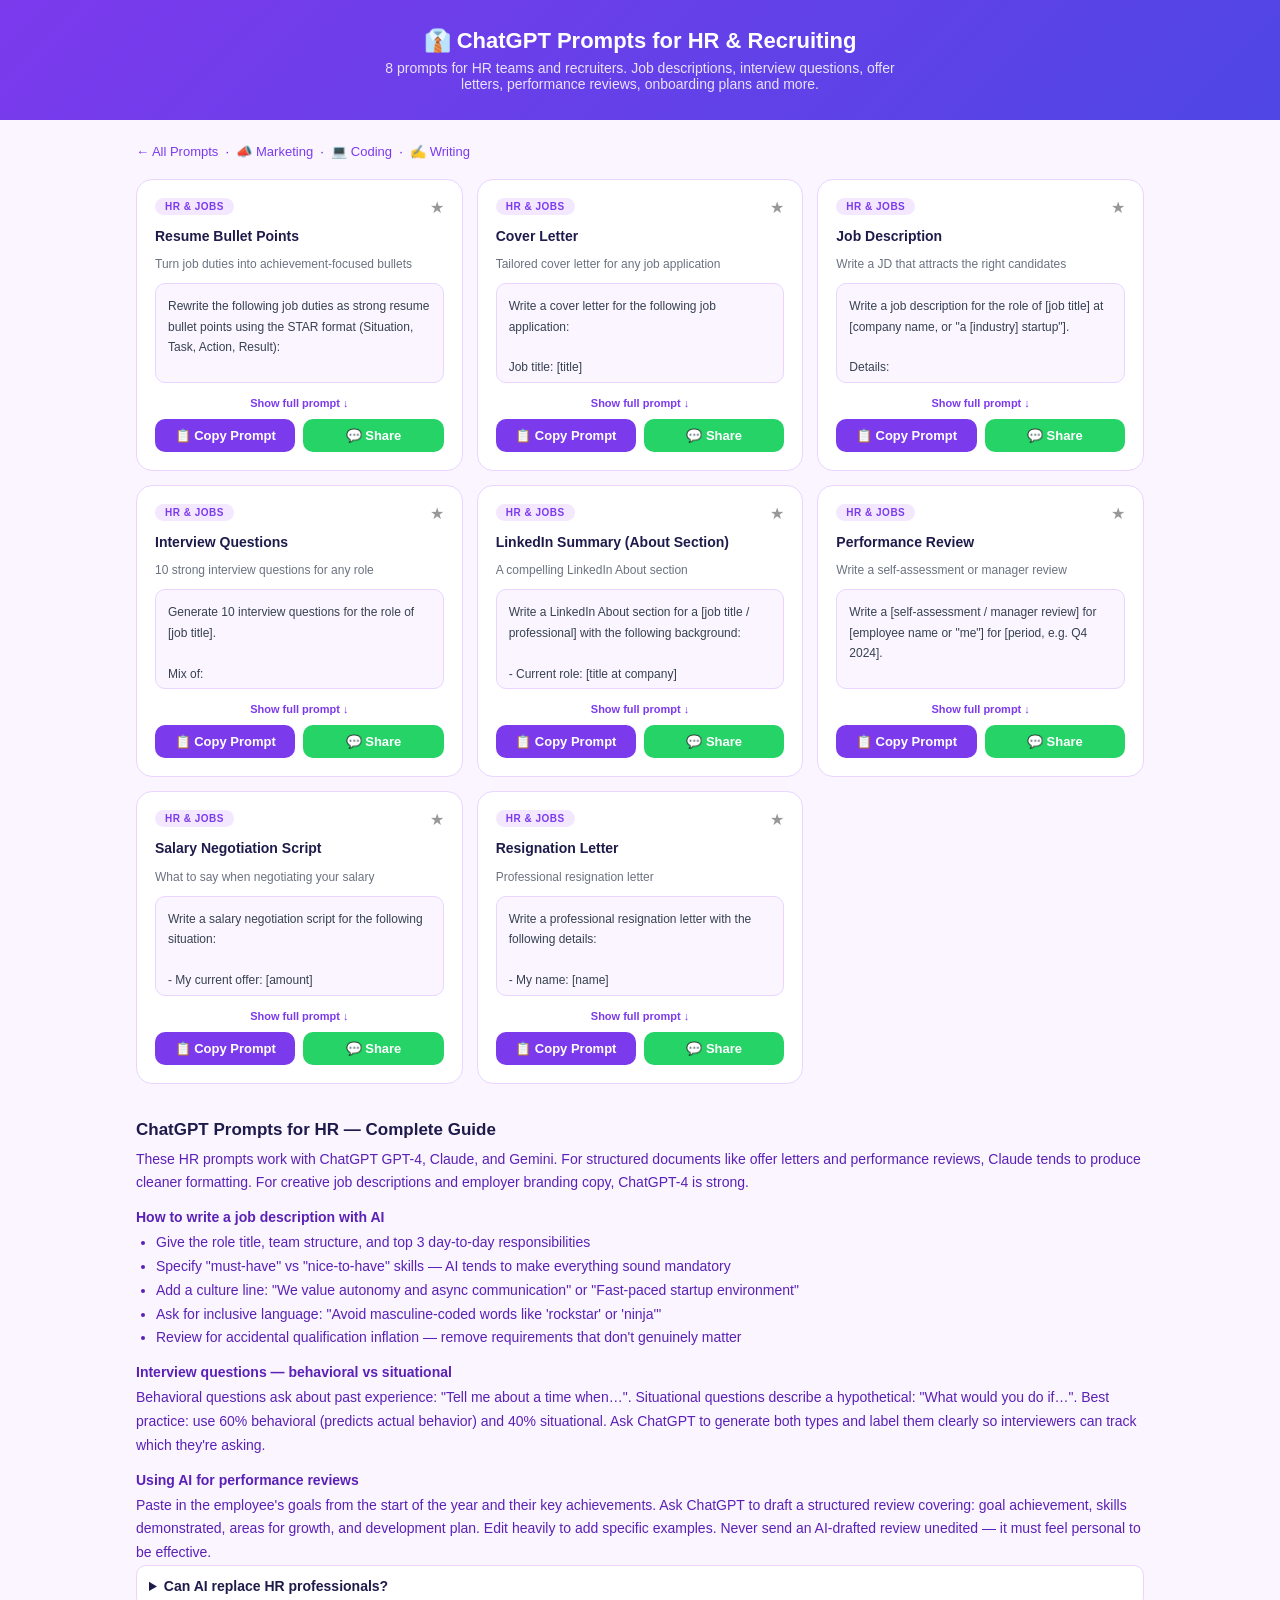
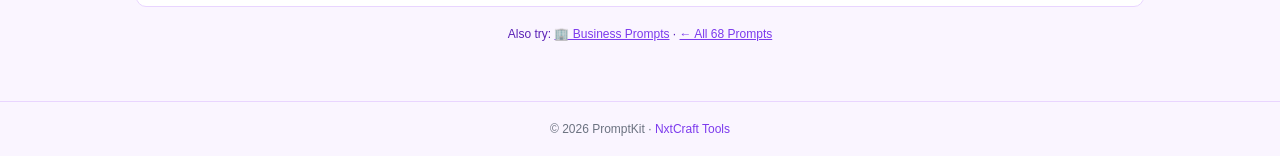
<file: hr/index.html>
<!DOCTYPE html>
<html lang="en">
<head>
<meta charset="UTF-8">
<meta name="viewport" content="width=device-width, initial-scale=1.0">
<title>ChatGPT Prompts for HR — 8 Templates for Hiring & People Management | PromptKit</title>
<meta name="description" content="8 free ChatGPT prompts for HR professionals: job descriptions, interview questions, offer letters, performance reviews, onboarding plans and more. Copy in one click.">
<meta name="keywords" content="chatgpt prompts for hr, ai prompts for human resources, chatgpt job description prompt, chatgpt interview questions prompt, ai hr prompts, chatgpt for recruitment, chatgpt performance review prompt">
<link rel="canonical" href="https://nxtcraft.github.io/promptkit/hr/">
<meta property="og:title" content="ChatGPT Prompts for HR — 8 Free HR Templates">
<meta property="og:description" content="Ready-to-use ChatGPT prompts for job descriptions, interview questions, performance reviews, offer letters, onboarding and more. Free, copy in one click.">
<meta property="og:type" content="website">
<meta name="twitter:card" content="summary_large_image">
<link rel="stylesheet" href="../css/main.css">
<script type="application/ld+json">
{
  "@context": "https://schema.org",
  "@type": "FAQPage",
  "mainEntity": [
    {
      "@type": "Question",
      "name": "How do I use ChatGPT to write a job description?",
      "acceptedAnswer": { "@type": "Answer", "text": "Use the Job Description prompt — provide the role title, team it reports into, 3–5 key responsibilities, required skills, and company culture. ChatGPT will produce a structured JD with role summary, responsibilities, requirements and benefits sections. Always review and edit to match your company's tone and remove any skills that are genuinely optional (to avoid filtering out good candidates)." }
    },
    {
      "@type": "Question",
      "name": "Can ChatGPT generate interview questions?",
      "acceptedAnswer": { "@type": "Answer", "text": "Yes. Provide the role title, key competencies you're evaluating (technical skills, problem-solving, culture fit), and interview stage (screening, technical, final). ChatGPT will generate role-specific behavioral questions (STAR format), situational questions, and technical questions. Add 1–2 company-specific questions yourself to personalise the panel." }
    },
    {
      "@type": "Question",
      "name": "How can HR use AI to save time?",
      "acceptedAnswer": { "@type": "Answer", "text": "HR teams can use AI to draft first versions of job descriptions, interview question banks, offer letters, rejection emails, onboarding checklists, performance review frameworks, and employee handbook sections. AI saves 60–80% of drafting time on these documents. The HR professional's role shifts from writing from scratch to editing and personalising AI drafts — higher-value, faster work." }
    }
  ]
}
</script>
</head>
<body>

<div class="cat-hero" style="background:linear-gradient(135deg,#7c3aed 0%,#4f46e5 100%);">
  <h1>👔 ChatGPT Prompts for HR & Recruiting</h1>
  <p>8 prompts for HR teams and recruiters. Job descriptions, interview questions, offer letters, performance reviews, onboarding plans and more.</p>
</div>

<div class="container">
  <nav style="font-size:13px; color:#5b21b6; margin-bottom:20px;">
    <a href="../" style="color:#7c3aed; text-decoration:none;">← All Prompts</a> &nbsp;·&nbsp;
    <a href="../marketing/" style="color:#7c3aed; text-decoration:none;">📣 Marketing</a> &nbsp;·&nbsp;
    <a href="../coding/" style="color:#7c3aed; text-decoration:none;">💻 Coding</a> &nbsp;·&nbsp;
    <a href="../writing/" style="color:#7c3aed; text-decoration:none;">✍️ Writing</a>
  </nav>

  <div class="prompt-grid" id="prompt-grid"></div>

  <div class="seo">
    <h2>ChatGPT Prompts for HR — Complete Guide</h2>
    <p>These HR prompts work with ChatGPT GPT-4, Claude, and Gemini. For structured documents like offer letters and performance reviews, Claude tends to produce cleaner formatting. For creative job descriptions and employer branding copy, ChatGPT-4 is strong.</p>

    <h3>How to write a job description with AI</h3>
    <ul>
      <li>Give the role title, team structure, and top 3 day-to-day responsibilities</li>
      <li>Specify "must-have" vs "nice-to-have" skills — AI tends to make everything sound mandatory</li>
      <li>Add a culture line: "We value autonomy and async communication" or "Fast-paced startup environment"</li>
      <li>Ask for inclusive language: "Avoid masculine-coded words like 'rockstar' or 'ninja'"</li>
      <li>Review for accidental qualification inflation — remove requirements that don't genuinely matter</li>
    </ul>

    <h3>Interview questions — behavioral vs situational</h3>
    <p>Behavioral questions ask about past experience: "Tell me about a time when…". Situational questions describe a hypothetical: "What would you do if…". Best practice: use 60% behavioral (predicts actual behavior) and 40% situational. Ask ChatGPT to generate both types and label them clearly so interviewers can track which they're asking.</p>

    <h3>Using AI for performance reviews</h3>
    <p>Paste in the employee's goals from the start of the year and their key achievements. Ask ChatGPT to draft a structured review covering: goal achievement, skills demonstrated, areas for growth, and development plan. Edit heavily to add specific examples. Never send an AI-drafted review unedited — it must feel personal to be effective.</p>

    <details>
      <summary>Can AI replace HR professionals?</summary>
      <p>No. AI can handle the drafting and administrative burden — generating first versions of documents, producing interview question banks, summarising feedback. But the human judgment in hiring (reading between the lines of a CV, assessing culture fit in person, navigating sensitive employee situations) requires human experience and empathy that AI cannot replace. AI makes HR professionals faster and more consistent, not redundant.</p>
    </details>

    <div style="margin-top:20px; text-align:center; font-size:12px; color:#5b21b6;">
      Also try: <a href="../business/" style="color:#7c3aed;">🏢 Business Prompts</a> ·
      <a href="../" style="color:#7c3aed;">← All 68 Prompts</a>
    </div>
  </div>
</div>

<footer>&copy; 2026 PromptKit · <a href="https://nxtcraft.github.io/">NxtCraft Tools</a></footer>

<script src="../js/prompts.js"></script>
<script src="../js/app.js"></script>
<script>
  currentCat = 'hr';
  document.getElementById('filter-chips') && (document.getElementById('filter-chips').style.display = 'none');
  render();
</script>
</body>
</html>
</file>
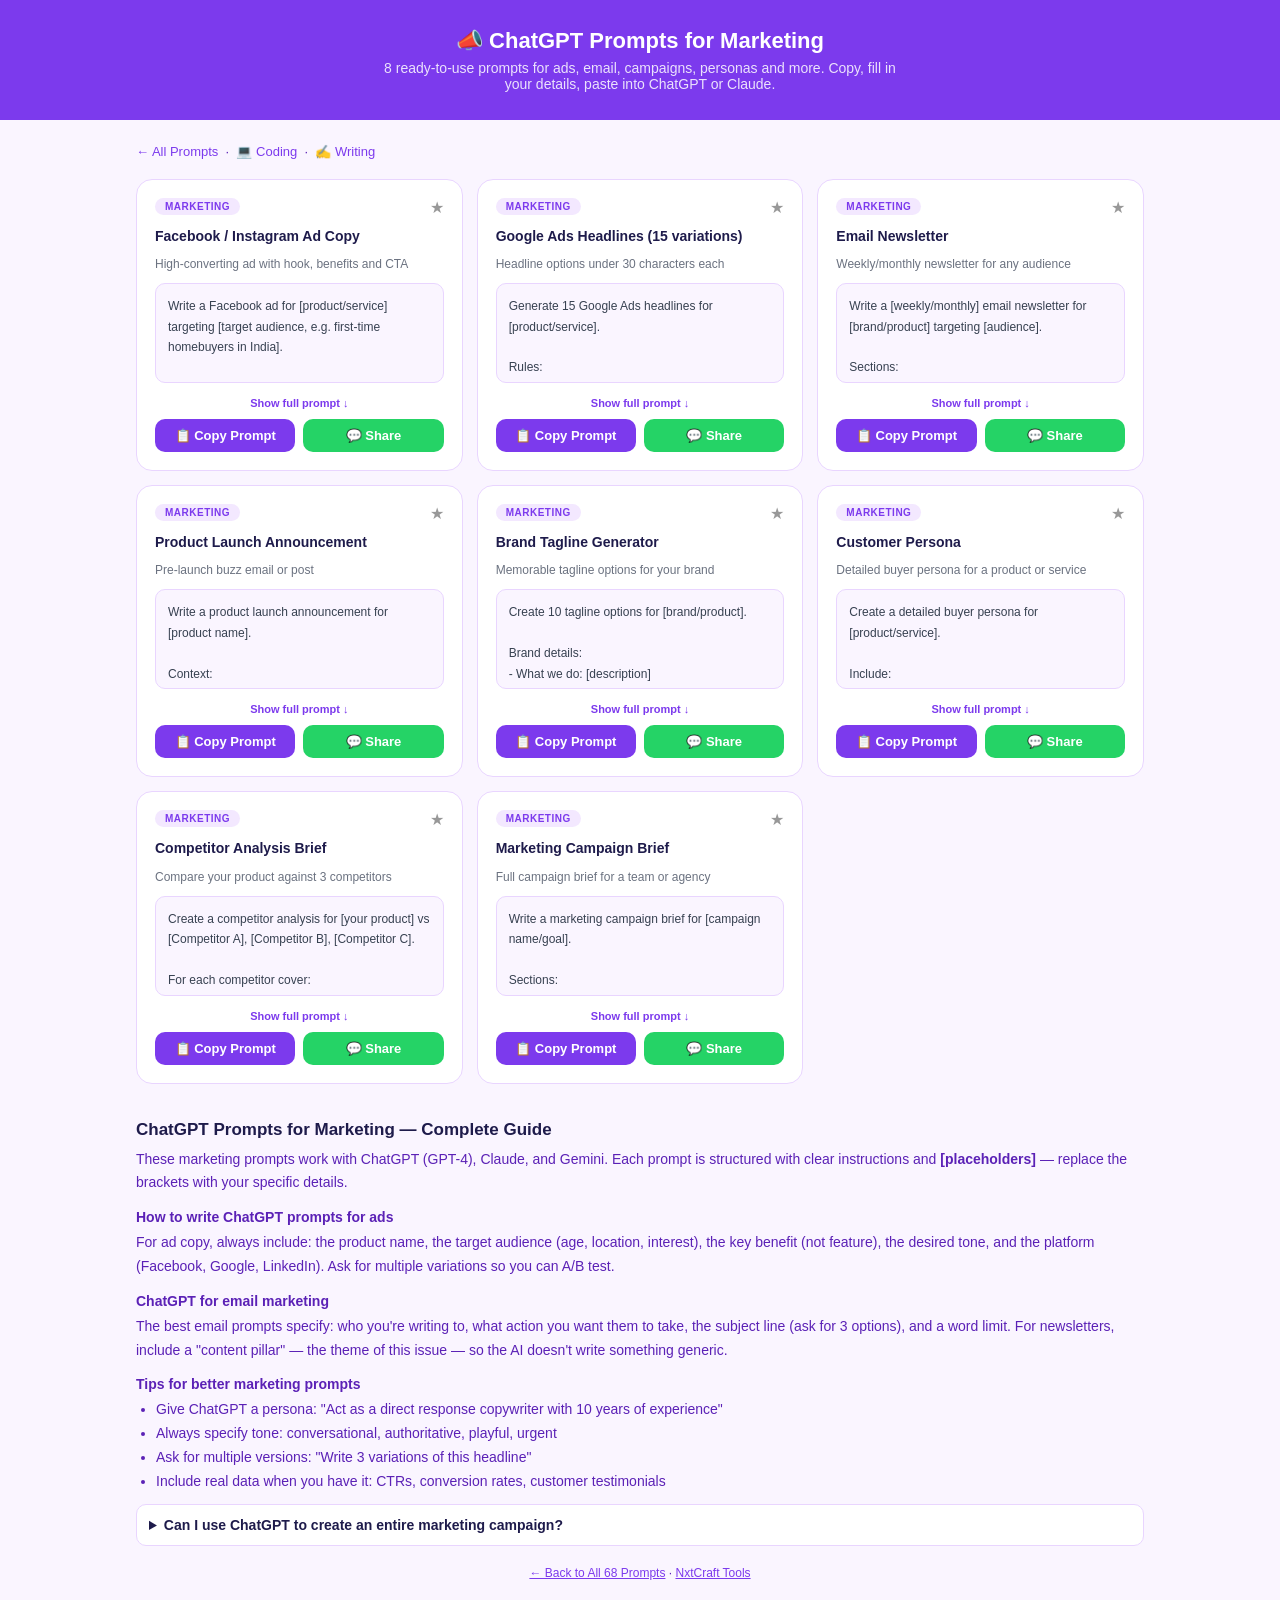
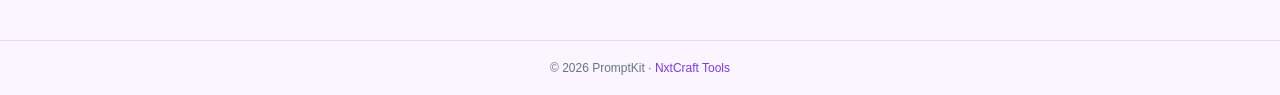
<file: marketing/index.html>
<!DOCTYPE html>
<html lang="en">
<head>
<meta charset="UTF-8">
<meta name="viewport" content="width=device-width, initial-scale=1.0">
<title>ChatGPT Prompts for Marketing – 8 Ready-to-Use Templates | PromptKit</title>
<meta name="description" content="8 free ChatGPT prompts for marketing: Facebook ads, Google Ads, email newsletters, product launches, brand taglines and more. Copy in one click.">
<meta name="keywords" content="chatgpt prompts for marketing, ai prompts for marketing, chatgpt marketing prompts, marketing prompt templates, chatgpt for digital marketing, ai marketing prompts free">
<link rel="canonical" href="https://nxtcraft.github.io/promptkit/marketing/">
<meta property="og:title" content="ChatGPT Prompts for Marketing – 8 Free Templates">
<meta property="og:description" content="Ready-to-use ChatGPT prompts for Facebook ads, Google Ads, email newsletters, product launches and more. Free, copy in one click.">
<meta property="og:type" content="website">
<meta name="twitter:card" content="summary_large_image">
<link rel="stylesheet" href="../css/main.css">
<script type="application/ld+json">
{
  "@context": "https://schema.org",
  "@type": "FAQPage",
  "mainEntity": [
    {
      "@type": "Question",
      "name": "How do I use ChatGPT for marketing?",
      "acceptedAnswer": { "@type": "Answer", "text": "Use ChatGPT for marketing by giving it a specific task with context: your product, target audience, tone, and desired output format. For example: 'Write a Facebook ad for [product] targeting [audience]. Include a hook, 3 benefits, and a CTA. Under 150 words.' The more specific the prompt, the better the output." }
    },
    {
      "@type": "Question",
      "name": "Can ChatGPT write Google Ads?",
      "acceptedAnswer": { "@type": "Answer", "text": "Yes. ChatGPT can generate Google Ads headlines (under 30 characters), descriptions (under 90 characters), and keyword variations. Give it your product, main keyword, and ask for 15 headline variations — it will produce options you can test in Google Ads directly." }
    },
    {
      "@type": "Question",
      "name": "What are the best AI prompts for email marketing?",
      "acceptedAnswer": { "@type": "Answer", "text": "The best AI prompts for email marketing specify: the audience, the goal (nurture / sell / inform), the email type (newsletter / promotional / onboarding), the tone, and the desired length. Always ask for 3 subject line options and a preview text. See the email newsletter prompt on this page for a complete template." }
    }
  ]
}
</script>
</head>
<body>

<div class="cat-hero">
  <h1>📣 ChatGPT Prompts for Marketing</h1>
  <p>8 ready-to-use prompts for ads, email, campaigns, personas and more. Copy, fill in your details, paste into ChatGPT or Claude.</p>
</div>

<div class="container">
  <nav style="font-size:13px; color:#5b21b6; margin-bottom:20px;">
    <a href="../" style="color:#7c3aed; text-decoration:none;">← All Prompts</a> &nbsp;·&nbsp;
    <a href="../coding/" style="color:#7c3aed; text-decoration:none;">💻 Coding</a> &nbsp;·&nbsp;
    <a href="../writing/" style="color:#7c3aed; text-decoration:none;">✍️ Writing</a>
  </nav>

  <div class="prompt-grid" id="prompt-grid"></div>

  <div class="seo">
    <h2>ChatGPT Prompts for Marketing — Complete Guide</h2>
    <p>These marketing prompts work with ChatGPT (GPT-4), Claude, and Gemini. Each prompt is structured with clear instructions and <strong>[placeholders]</strong> — replace the brackets with your specific details.</p>

    <h3>How to write ChatGPT prompts for ads</h3>
    <p>For ad copy, always include: the product name, the target audience (age, location, interest), the key benefit (not feature), the desired tone, and the platform (Facebook, Google, LinkedIn). Ask for multiple variations so you can A/B test.</p>

    <h3>ChatGPT for email marketing</h3>
    <p>The best email prompts specify: who you're writing to, what action you want them to take, the subject line (ask for 3 options), and a word limit. For newsletters, include a "content pillar" — the theme of this issue — so the AI doesn't write something generic.</p>

    <h3>Tips for better marketing prompts</h3>
    <ul>
      <li>Give ChatGPT a persona: "Act as a direct response copywriter with 10 years of experience"</li>
      <li>Always specify tone: conversational, authoritative, playful, urgent</li>
      <li>Ask for multiple versions: "Write 3 variations of this headline"</li>
      <li>Include real data when you have it: CTRs, conversion rates, customer testimonials</li>
    </ul>

    <details>
      <summary>Can I use ChatGPT to create an entire marketing campaign?</summary>
      <p>Yes. Start with the Campaign Brief prompt to set the strategy, then use individual prompts for each deliverable: ad copy, email sequence, social media posts, and landing page copy. Feed the brief into each subsequent prompt so ChatGPT maintains consistency across the campaign.</p>
    </details>

    <div style="margin-top:20px; text-align:center; font-size:12px; color:#5b21b6;">
      <a href="../" style="color:#7c3aed;">← Back to All 68 Prompts</a> ·
      <a href="https://nxtcraft.github.io/" style="color:#7c3aed;">NxtCraft Tools</a>
    </div>
  </div>
</div>

<footer>&copy; 2026 PromptKit · <a href="https://nxtcraft.github.io/">NxtCraft Tools</a></footer>

<script src="../js/prompts.js"></script>
<script src="../js/app.js"></script>
<script>
  // Override: show only marketing prompts, hide chips
  document.addEventListener('DOMContentLoaded', () => {});
  currentCat = 'marketing';
  document.getElementById('filter-chips') && (document.getElementById('filter-chips').style.display = 'none');
  render();
</script>
</body>
</html>
</file>
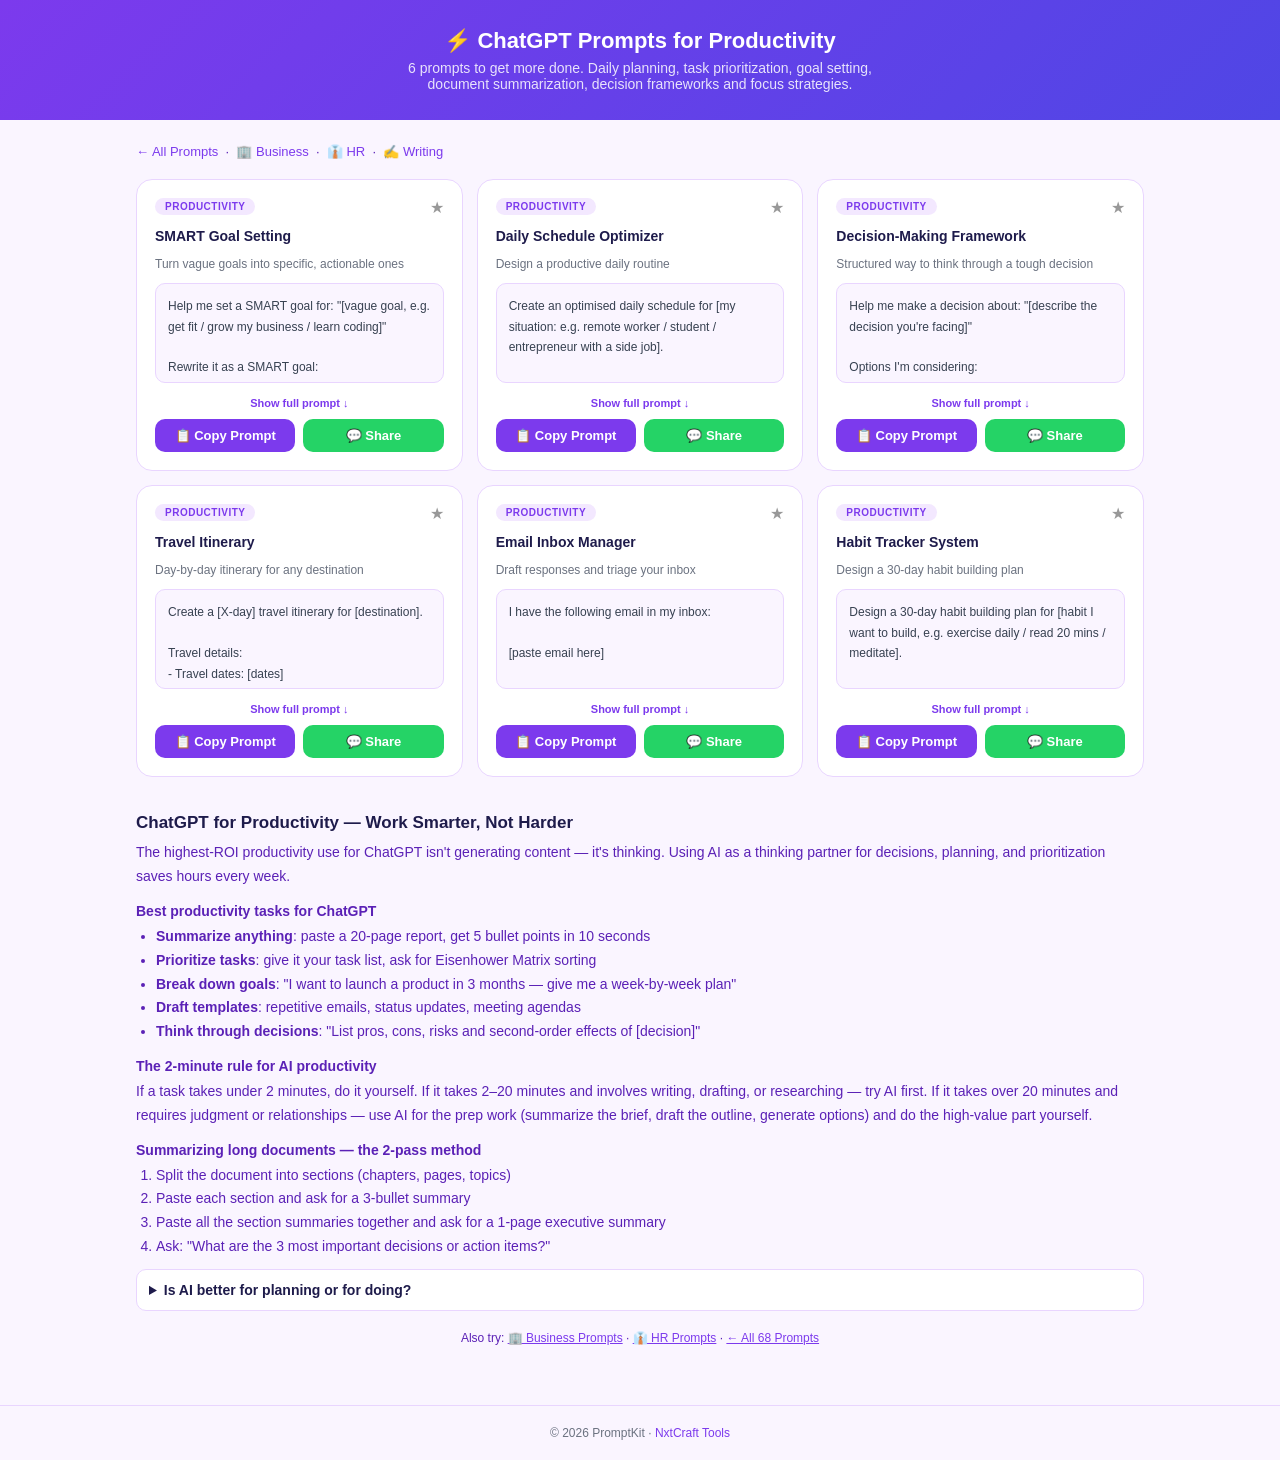
<file: productivity/index.html>
<!DOCTYPE html>
<html lang="en">
<head>
<meta charset="UTF-8">
<meta name="viewport" content="width=device-width, initial-scale=1.0">
<title>ChatGPT Prompts for Productivity — 6 Templates for Getting Things Done | PromptKit</title>
<meta name="description" content="6 free ChatGPT prompts for productivity: daily planning, task prioritization, goal setting, summarizing documents, decision frameworks and focus strategies. Copy in one click.">
<meta name="keywords" content="chatgpt prompts for productivity, ai productivity prompts, chatgpt task planning prompt, chatgpt goal setting prompt, ai prompts for time management, chatgpt for personal productivity">
<link rel="canonical" href="https://nxtcraft.github.io/promptkit/productivity/">
<meta property="og:title" content="ChatGPT Prompts for Productivity — 6 Templates for Getting Things Done">
<meta property="og:description" content="Ready-to-use ChatGPT prompts for daily planning, task prioritization, goal setting, summarizing long documents and decision-making. Free, copy in one click.">
<meta property="og:type" content="website">
<meta name="twitter:card" content="summary_large_image">
<link rel="stylesheet" href="../css/main.css">
<script type="application/ld+json">
{
  "@context": "https://schema.org",
  "@type": "FAQPage",
  "mainEntity": [
    {
      "@type": "Question",
      "name": "How can ChatGPT help with productivity?",
      "acceptedAnswer": { "@type": "Answer", "text": "ChatGPT can help with productivity by: summarising long documents in seconds, helping prioritise tasks using frameworks like Eisenhower Matrix or MoSCoW, drafting plans and schedules, breaking down large goals into actionable steps, writing template responses for repetitive emails, and helping you think through decisions by listing pros, cons and second-order effects." }
    },
    {
      "@type": "Question",
      "name": "What is the best ChatGPT prompt for summarizing long documents?",
      "acceptedAnswer": { "@type": "Answer", "text": "Paste the document and ask: 'Summarise this in 5 bullet points. Each bullet should be one sentence. Focus on the key decisions, findings, or action items. Exclude background context and examples.' For very long documents, summarise section by section, then ask ChatGPT to summarise the summaries. This 2-pass approach handles documents of any length." }
    },
    {
      "@type": "Question",
      "name": "Can ChatGPT help me plan my day?",
      "acceptedAnswer": { "@type": "Answer", "text": "Yes. Tell ChatGPT your available hours, your most important task for the day, and your energy patterns (high focus in morning vs afternoon). Ask it to build a time-blocked schedule with buffer time between tasks and a clear end time. For recurring planning, save the prompt as a template and fill in your task list each morning." }
    }
  ]
}
</script>
</head>
<body>
<div class="cat-hero" style="background:linear-gradient(135deg,#7c3aed 0%,#4f46e5 100%);">
  <h1>⚡ ChatGPT Prompts for Productivity</h1>
  <p>6 prompts to get more done. Daily planning, task prioritization, goal setting, document summarization, decision frameworks and focus strategies.</p>
</div>
<div class="container">
  <nav style="font-size:13px; color:#5b21b6; margin-bottom:20px;">
    <a href="../" style="color:#7c3aed; text-decoration:none;">← All Prompts</a> &nbsp;·&nbsp;
    <a href="../business/" style="color:#7c3aed; text-decoration:none;">🏢 Business</a> &nbsp;·&nbsp;
    <a href="../hr/" style="color:#7c3aed; text-decoration:none;">👔 HR</a> &nbsp;·&nbsp;
    <a href="../writing/" style="color:#7c3aed; text-decoration:none;">✍️ Writing</a>
  </nav>
  <div class="prompt-grid" id="prompt-grid"></div>
  <div class="seo">
    <h2>ChatGPT for Productivity — Work Smarter, Not Harder</h2>
    <p>The highest-ROI productivity use for ChatGPT isn't generating content — it's thinking. Using AI as a thinking partner for decisions, planning, and prioritization saves hours every week.</p>
    <h3>Best productivity tasks for ChatGPT</h3>
    <ul>
      <li><strong>Summarize anything</strong>: paste a 20-page report, get 5 bullet points in 10 seconds</li>
      <li><strong>Prioritize tasks</strong>: give it your task list, ask for Eisenhower Matrix sorting</li>
      <li><strong>Break down goals</strong>: "I want to launch a product in 3 months — give me a week-by-week plan"</li>
      <li><strong>Draft templates</strong>: repetitive emails, status updates, meeting agendas</li>
      <li><strong>Think through decisions</strong>: "List pros, cons, risks and second-order effects of [decision]"</li>
    </ul>
    <h3>The 2-minute rule for AI productivity</h3>
    <p>If a task takes under 2 minutes, do it yourself. If it takes 2–20 minutes and involves writing, drafting, or researching — try AI first. If it takes over 20 minutes and requires judgment or relationships — use AI for the prep work (summarize the brief, draft the outline, generate options) and do the high-value part yourself.</p>
    <h3>Summarizing long documents — the 2-pass method</h3>
    <ol>
      <li>Split the document into sections (chapters, pages, topics)</li>
      <li>Paste each section and ask for a 3-bullet summary</li>
      <li>Paste all the section summaries together and ask for a 1-page executive summary</li>
      <li>Ask: "What are the 3 most important decisions or action items?"</li>
    </ol>
    <details>
      <summary>Is AI better for planning or for doing?</summary>
      <p>AI is better for planning, drafting, and thinking — not for doing. It generates options, frameworks, and first drafts faster than any human. The doing — making the decision, building the relationship, shipping the product — remains human. Use AI to reduce the time you spend in 'pre-work' mode so you can spend more time in 'execution' mode.</p>
    </details>
    <div style="margin-top:20px; text-align:center; font-size:12px; color:#5b21b6;">
      Also try: <a href="../business/" style="color:#7c3aed;">🏢 Business Prompts</a> ·
      <a href="../hr/" style="color:#7c3aed;">👔 HR Prompts</a> ·
      <a href="../" style="color:#7c3aed;">← All 68 Prompts</a>
    </div>
  </div>
</div>
<footer>&copy; 2026 PromptKit · <a href="https://nxtcraft.github.io/">NxtCraft Tools</a></footer>
<script src="../js/prompts.js"></script>
<script src="../js/app.js"></script>
<script>
  currentCat = 'productivity';
  document.getElementById('filter-chips') && (document.getElementById('filter-chips').style.display = 'none');
  render();
</script>
</body>
</html>
</file>
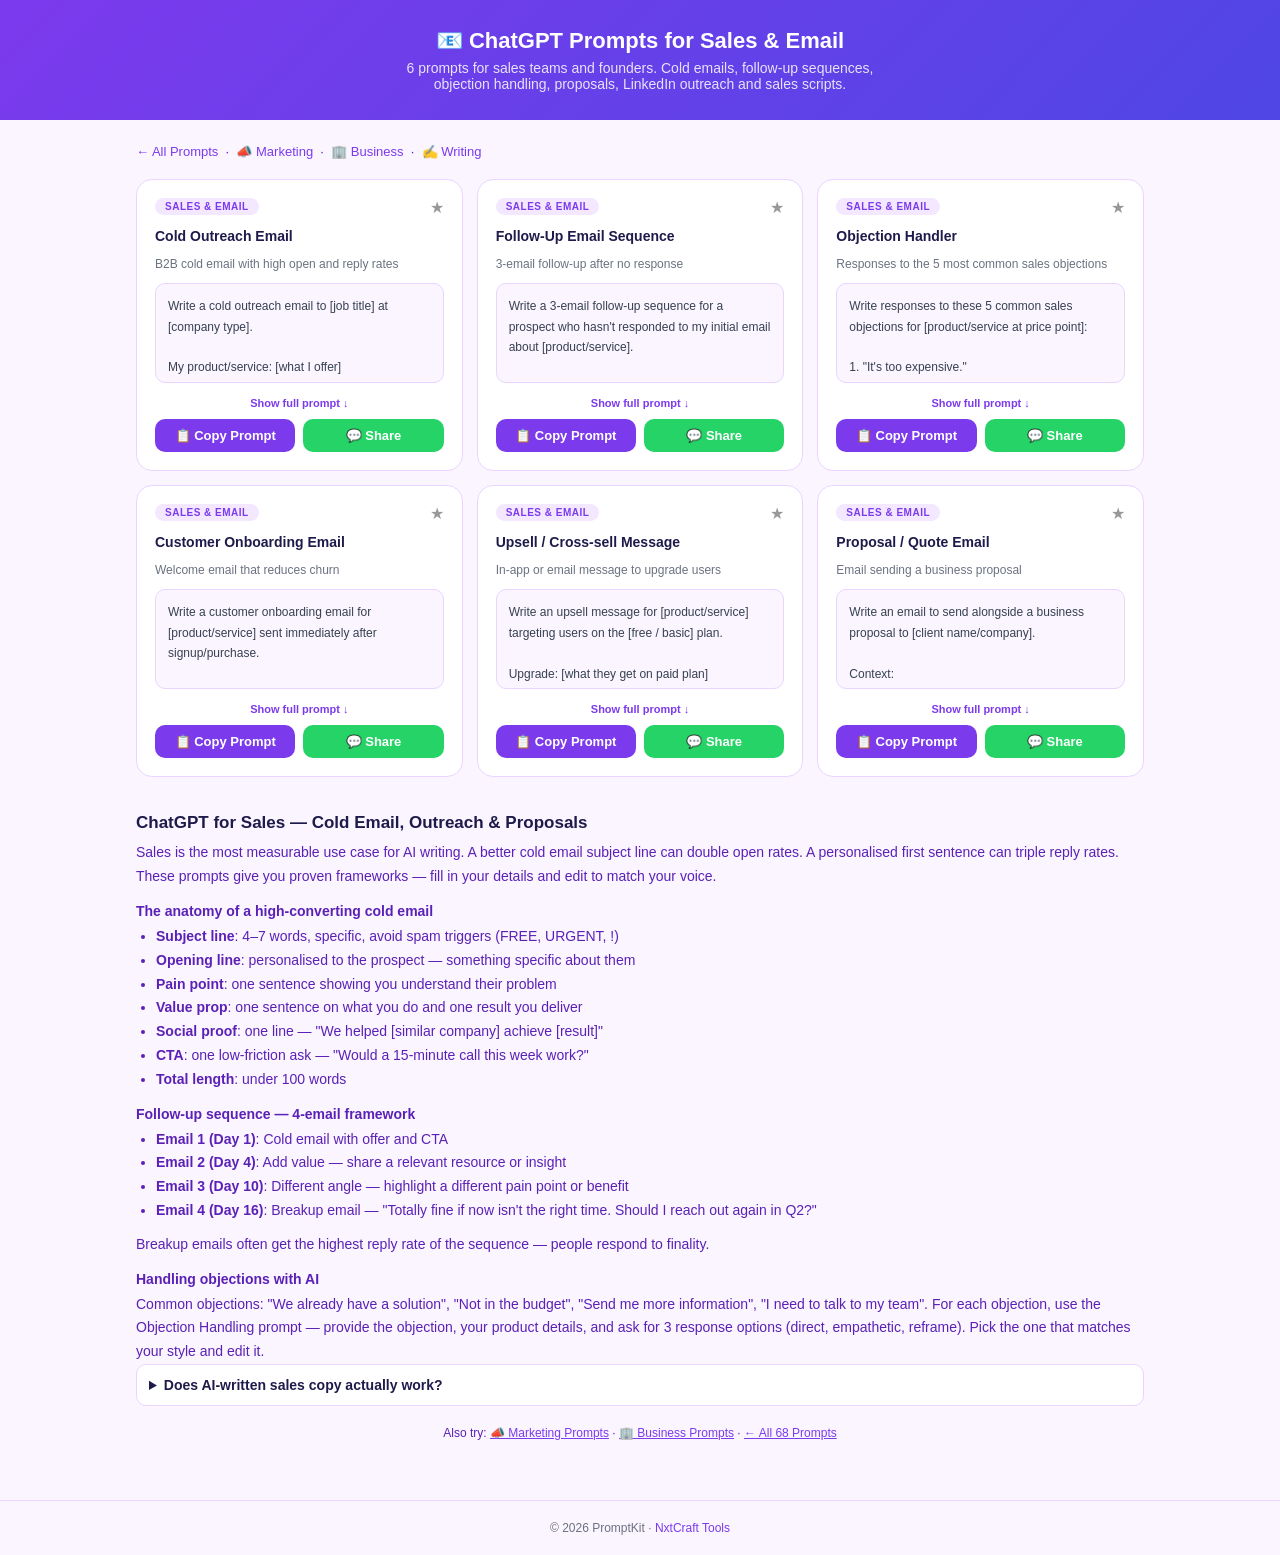
<file: sales/index.html>
<!DOCTYPE html>
<html lang="en">
<head>
<meta charset="UTF-8">
<meta name="viewport" content="width=device-width, initial-scale=1.0">
<title>ChatGPT Prompts for Sales — 6 Cold Email & Sales Templates | PromptKit</title>
<meta name="description" content="6 free ChatGPT prompts for sales: cold emails, follow-up sequences, objection handling, proposals, LinkedIn outreach and sales scripts. Copy in one click.">
<meta name="keywords" content="chatgpt prompts for sales, ai sales email prompts, chatgpt cold email prompt, chatgpt follow up email prompt, ai prompts for salespeople, chatgpt for b2b sales, chatgpt sales script prompt">
<link rel="canonical" href="https://nxtcraft.github.io/promptkit/sales/">
<meta property="og:title" content="ChatGPT Prompts for Sales — 6 Cold Email & Outreach Templates">
<meta property="og:description" content="Ready-to-use ChatGPT prompts for cold emails, follow-up sequences, objection handling, proposals and LinkedIn outreach. Free, copy in one click.">
<meta property="og:type" content="website">
<meta name="twitter:card" content="summary_large_image">
<link rel="stylesheet" href="../css/main.css">
<script type="application/ld+json">
{
  "@context": "https://schema.org",
  "@type": "FAQPage",
  "mainEntity": [
    {
      "@type": "Question",
      "name": "How do I write a cold email with ChatGPT?",
      "acceptedAnswer": { "@type": "Answer", "text": "Give ChatGPT: your product/service, the prospect's role and company, one specific pain point they likely have, and your CTA (book a 15-minute call, reply to learn more). Ask for the email to be under 100 words with a subject line. The key: provide a real trigger for reaching out — 'I saw you recently hired 5 SDRs' or 'Congratulations on your Series A'. Generic cold emails don't work; AI-personalised ones perform much better." }
    },
    {
      "@type": "Question",
      "name": "How many follow-up emails should I send?",
      "acceptedAnswer": { "@type": "Answer", "text": "Research shows 80% of sales require 5+ follow-ups, yet 44% of salespeople give up after 1. A good sequence: Day 1 cold email, Day 3 follow-up adding value (share a relevant article or insight), Day 7 brief check-in, Day 14 breakup email ('Is now just not the right time?'). Use the Follow-Up Sequence prompt to generate all 4 emails at once with different angles for each." }
    },
    {
      "@type": "Question",
      "name": "Can ChatGPT write LinkedIn outreach messages?",
      "acceptedAnswer": { "@type": "Answer", "text": "Yes. LinkedIn messages should be shorter than cold emails — aim for 50–75 words. Mention a specific detail from their profile or recent activity ('I read your post on supply chain automation last week'). Ask for a connection request note and a follow-up message once connected. Avoid asking for a call in the first message — focus on starting a conversation." }
    }
  ]
}
</script>
</head>
<body>

<div class="cat-hero" style="background:linear-gradient(135deg,#7c3aed 0%,#4f46e5 100%);">
  <h1>📧 ChatGPT Prompts for Sales & Email</h1>
  <p>6 prompts for sales teams and founders. Cold emails, follow-up sequences, objection handling, proposals, LinkedIn outreach and sales scripts.</p>
</div>

<div class="container">
  <nav style="font-size:13px; color:#5b21b6; margin-bottom:20px;">
    <a href="../" style="color:#7c3aed; text-decoration:none;">← All Prompts</a> &nbsp;·&nbsp;
    <a href="../marketing/" style="color:#7c3aed; text-decoration:none;">📣 Marketing</a> &nbsp;·&nbsp;
    <a href="../business/" style="color:#7c3aed; text-decoration:none;">🏢 Business</a> &nbsp;·&nbsp;
    <a href="../writing/" style="color:#7c3aed; text-decoration:none;">✍️ Writing</a>
  </nav>

  <div class="prompt-grid" id="prompt-grid"></div>

  <div class="seo">
    <h2>ChatGPT for Sales — Cold Email, Outreach & Proposals</h2>
    <p>Sales is the most measurable use case for AI writing. A better cold email subject line can double open rates. A personalised first sentence can triple reply rates. These prompts give you proven frameworks — fill in your details and edit to match your voice.</p>

    <h3>The anatomy of a high-converting cold email</h3>
    <ul>
      <li><strong>Subject line</strong>: 4–7 words, specific, avoid spam triggers (FREE, URGENT, !)</li>
      <li><strong>Opening line</strong>: personalised to the prospect — something specific about them</li>
      <li><strong>Pain point</strong>: one sentence showing you understand their problem</li>
      <li><strong>Value prop</strong>: one sentence on what you do and one result you deliver</li>
      <li><strong>Social proof</strong>: one line — "We helped [similar company] achieve [result]"</li>
      <li><strong>CTA</strong>: one low-friction ask — "Would a 15-minute call this week work?"</li>
      <li><strong>Total length</strong>: under 100 words</li>
    </ul>

    <h3>Follow-up sequence — 4-email framework</h3>
    <ul>
      <li><strong>Email 1 (Day 1)</strong>: Cold email with offer and CTA</li>
      <li><strong>Email 2 (Day 4)</strong>: Add value — share a relevant resource or insight</li>
      <li><strong>Email 3 (Day 10)</strong>: Different angle — highlight a different pain point or benefit</li>
      <li><strong>Email 4 (Day 16)</strong>: Breakup email — "Totally fine if now isn't the right time. Should I reach out again in Q2?"</li>
    </ul>
    <p>Breakup emails often get the highest reply rate of the sequence — people respond to finality.</p>

    <h3>Handling objections with AI</h3>
    <p>Common objections: "We already have a solution", "Not in the budget", "Send me more information", "I need to talk to my team". For each objection, use the Objection Handling prompt — provide the objection, your product details, and ask for 3 response options (direct, empathetic, reframe). Pick the one that matches your style and edit it.</p>

    <details>
      <summary>Does AI-written sales copy actually work?</summary>
      <p>AI-written copy works when it's personalised and edited. A generic ChatGPT cold email sent to 1000 prospects performs poorly. A ChatGPT-drafted email, personalised with specific details about each prospect, and edited to match your authentic voice, performs as well as a human-written one. Use AI for the framework and structure; add the personalisation yourself. The research, the trigger, and the voice must be human.</p>
    </details>

    <div style="margin-top:20px; text-align:center; font-size:12px; color:#5b21b6;">
      Also try: <a href="../marketing/" style="color:#7c3aed;">📣 Marketing Prompts</a> ·
      <a href="../business/" style="color:#7c3aed;">🏢 Business Prompts</a> ·
      <a href="../" style="color:#7c3aed;">← All 68 Prompts</a>
    </div>
  </div>
</div>

<footer>&copy; 2026 PromptKit · <a href="https://nxtcraft.github.io/">NxtCraft Tools</a></footer>

<script src="../js/prompts.js"></script>
<script src="../js/app.js"></script>
<script>
  currentCat = 'sales';
  document.getElementById('filter-chips') && (document.getElementById('filter-chips').style.display = 'none');
  render();
</script>
</body>
</html>
</file>
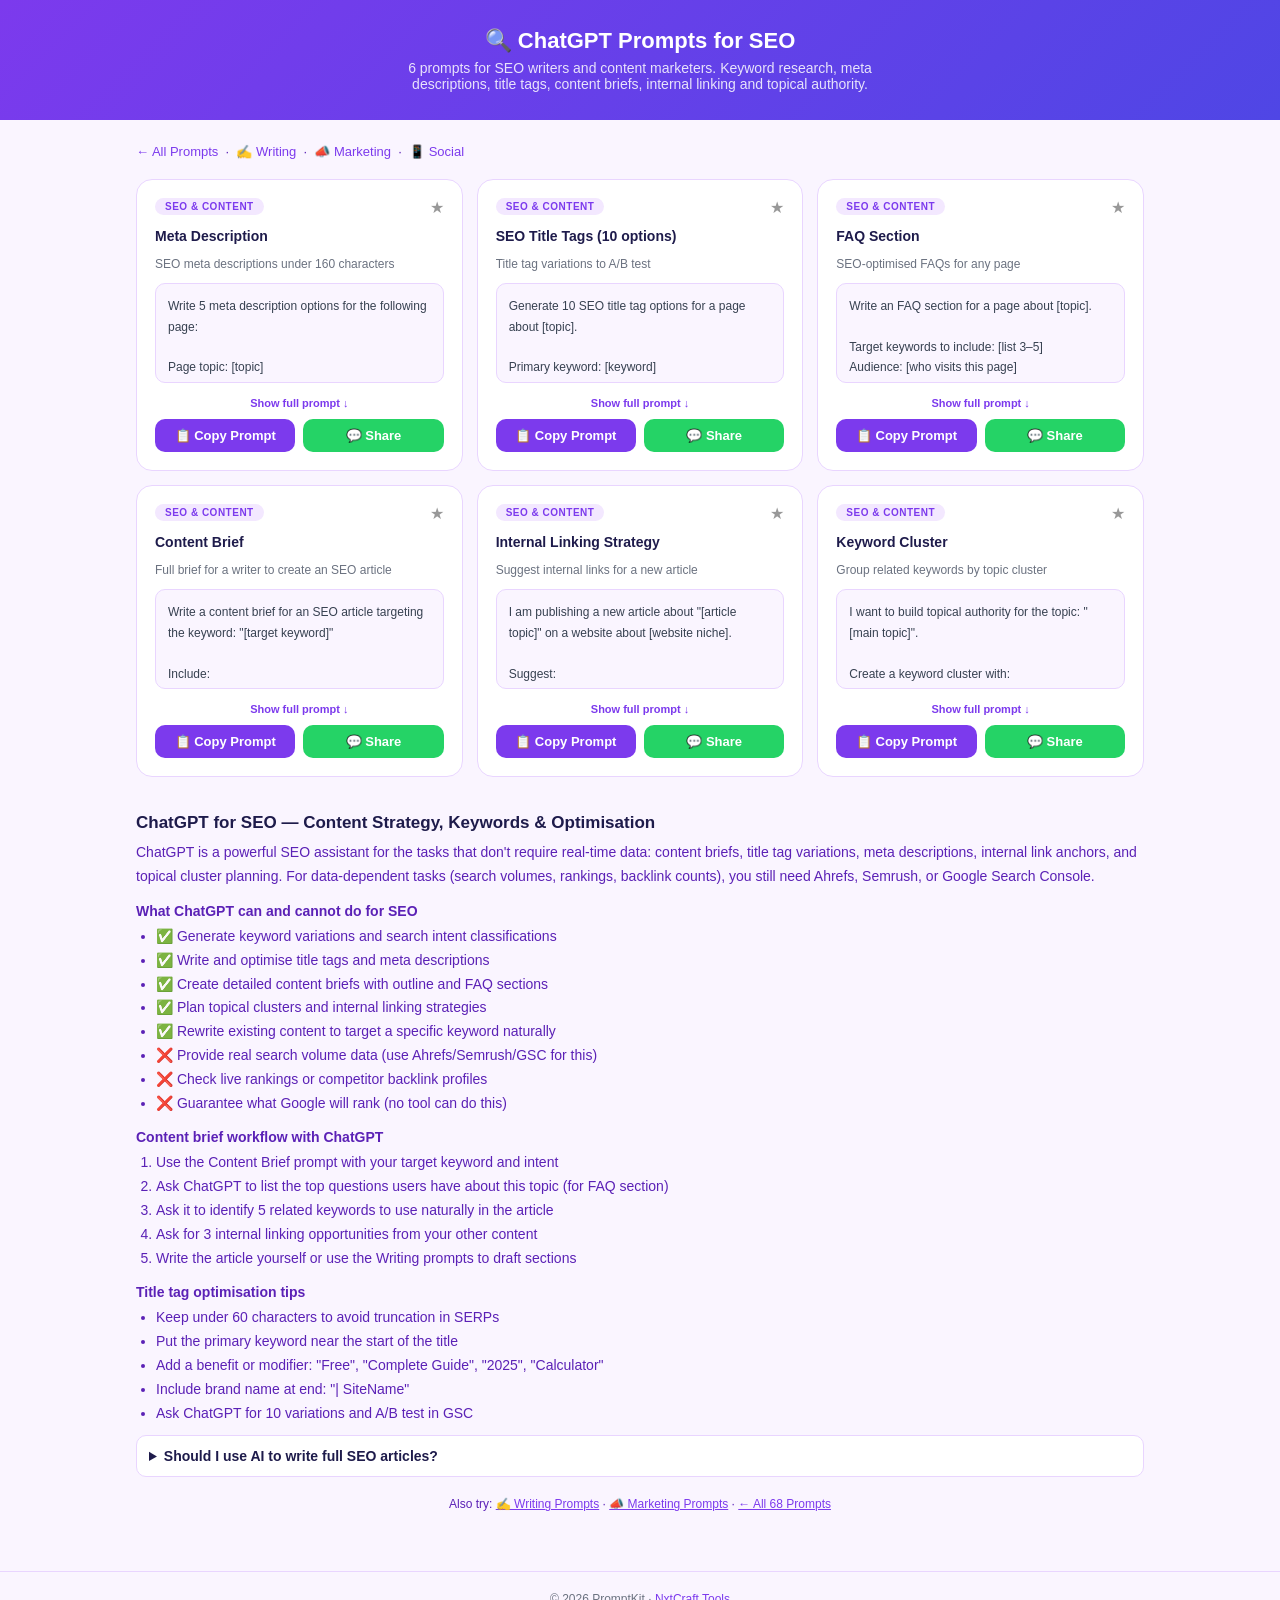
<file: seo/index.html>
<!DOCTYPE html>
<html lang="en">
<head>
<meta charset="UTF-8">
<meta name="viewport" content="width=device-width, initial-scale=1.0">
<title>ChatGPT Prompts for SEO — 6 Templates for Content & Keyword Strategy | PromptKit</title>
<meta name="description" content="6 free ChatGPT prompts for SEO: keyword research, meta descriptions, title tags, content briefs, internal linking strategy and topical authority. Copy in one click.">
<meta name="keywords" content="chatgpt prompts for seo, ai seo prompts, chatgpt keyword research prompt, chatgpt meta description prompt, chatgpt content brief prompt, ai prompts for seo writers, chatgpt for content marketing">
<link rel="canonical" href="https://nxtcraft.github.io/promptkit/seo/">
<meta property="og:title" content="ChatGPT Prompts for SEO — 6 Content & Keyword Strategy Templates">
<meta property="og:description" content="Ready-to-use ChatGPT prompts for keyword research, meta descriptions, title tags, content briefs and internal linking. Free, copy in one click.">
<meta property="og:type" content="website">
<meta name="twitter:card" content="summary_large_image">
<link rel="stylesheet" href="../css/main.css">
<script type="application/ld+json">
{
  "@context": "https://schema.org",
  "@type": "FAQPage",
  "mainEntity": [
    {
      "@type": "Question",
      "name": "How do I use ChatGPT for SEO keyword research?",
      "acceptedAnswer": { "@type": "Answer", "text": "Ask ChatGPT: 'Generate 20 long-tail keyword variations for the topic [topic] targeting [audience] in [location/language]. Include informational, commercial and transactional intent keywords. Format as a table with keyword, search intent, and estimated competition (low/medium/high).' Validate the suggestions in Google Search Console, Ahrefs, or Semrush — ChatGPT cannot check real search volumes, so treat its output as a starting list to verify." }
    },
    {
      "@type": "Question",
      "name": "Can ChatGPT write SEO-optimised meta descriptions?",
      "acceptedAnswer": { "@type": "Answer", "text": "Yes. Provide the page title, target keyword, and 2–3 key benefits of the page. Ask for the meta description to be under 155 characters, include the keyword naturally, and end with a soft CTA. Ask for 3 options to choose from. Always check the character count and verify the keyword appears naturally — don't force it." }
    },
    {
      "@type": "Question",
      "name": "Does Google penalise AI-written SEO content?",
      "acceptedAnswer": { "@type": "Answer", "text": "Google penalises low-quality, spammy content — regardless of whether a human or AI wrote it. AI-written content that is helpful, accurate, well-structured and genuinely answers the user's query can rank well. The risk is AI content that is generic, repetitive, or thin on facts. Edit AI drafts, add specific data, expert insights and original examples before publishing. The Helpful Content system rewards depth and expertise, not authorship method." }
    }
  ]
}
</script>
</head>
<body>
<div class="cat-hero" style="background:linear-gradient(135deg,#7c3aed 0%,#4f46e5 100%);">
  <h1>🔍 ChatGPT Prompts for SEO</h1>
  <p>6 prompts for SEO writers and content marketers. Keyword research, meta descriptions, title tags, content briefs, internal linking and topical authority.</p>
</div>
<div class="container">
  <nav style="font-size:13px; color:#5b21b6; margin-bottom:20px;">
    <a href="../" style="color:#7c3aed; text-decoration:none;">← All Prompts</a> &nbsp;·&nbsp;
    <a href="../writing/" style="color:#7c3aed; text-decoration:none;">✍️ Writing</a> &nbsp;·&nbsp;
    <a href="../marketing/" style="color:#7c3aed; text-decoration:none;">📣 Marketing</a> &nbsp;·&nbsp;
    <a href="../social/" style="color:#7c3aed; text-decoration:none;">📱 Social</a>
  </nav>
  <div class="prompt-grid" id="prompt-grid"></div>
  <div class="seo">
    <h2>ChatGPT for SEO — Content Strategy, Keywords & Optimisation</h2>
    <p>ChatGPT is a powerful SEO assistant for the tasks that don't require real-time data: content briefs, title tag variations, meta descriptions, internal link anchors, and topical cluster planning. For data-dependent tasks (search volumes, rankings, backlink counts), you still need Ahrefs, Semrush, or Google Search Console.</p>
    <h3>What ChatGPT can and cannot do for SEO</h3>
    <ul>
      <li>✅ Generate keyword variations and search intent classifications</li>
      <li>✅ Write and optimise title tags and meta descriptions</li>
      <li>✅ Create detailed content briefs with outline and FAQ sections</li>
      <li>✅ Plan topical clusters and internal linking strategies</li>
      <li>✅ Rewrite existing content to target a specific keyword naturally</li>
      <li>❌ Provide real search volume data (use Ahrefs/Semrush/GSC for this)</li>
      <li>❌ Check live rankings or competitor backlink profiles</li>
      <li>❌ Guarantee what Google will rank (no tool can do this)</li>
    </ul>
    <h3>Content brief workflow with ChatGPT</h3>
    <ol>
      <li>Use the Content Brief prompt with your target keyword and intent</li>
      <li>Ask ChatGPT to list the top questions users have about this topic (for FAQ section)</li>
      <li>Ask it to identify 5 related keywords to use naturally in the article</li>
      <li>Ask for 3 internal linking opportunities from your other content</li>
      <li>Write the article yourself or use the Writing prompts to draft sections</li>
    </ol>
    <h3>Title tag optimisation tips</h3>
    <ul>
      <li>Keep under 60 characters to avoid truncation in SERPs</li>
      <li>Put the primary keyword near the start of the title</li>
      <li>Add a benefit or modifier: "Free", "Complete Guide", "2025", "Calculator"</li>
      <li>Include brand name at end: "| SiteName"</li>
      <li>Ask ChatGPT for 10 variations and A/B test in GSC</li>
    </ul>
    <details>
      <summary>Should I use AI to write full SEO articles?</summary>
      <p>You can use AI to write first drafts, but publishing unedited AI content at scale is risky. Google's Helpful Content system and manual reviewers look for: original insights, expert perspective, specific facts and examples, and content that satisfies the search intent better than existing results. Edit every AI draft: add your own data, examples, and expert opinion. The goal is content that is better than the current top 3 results, not just different.</p>
    </details>
    <div style="margin-top:20px; text-align:center; font-size:12px; color:#5b21b6;">
      Also try: <a href="../writing/" style="color:#7c3aed;">✍️ Writing Prompts</a> ·
      <a href="../marketing/" style="color:#7c3aed;">📣 Marketing Prompts</a> ·
      <a href="../" style="color:#7c3aed;">← All 68 Prompts</a>
    </div>
  </div>
</div>
<footer>&copy; 2026 PromptKit · <a href="https://nxtcraft.github.io/">NxtCraft Tools</a></footer>
<script src="../js/prompts.js"></script>
<script src="../js/app.js"></script>
<script>
  currentCat = 'seo';
  document.getElementById('filter-chips') && (document.getElementById('filter-chips').style.display = 'none');
  render();
</script>
</body>
</html>
</file>
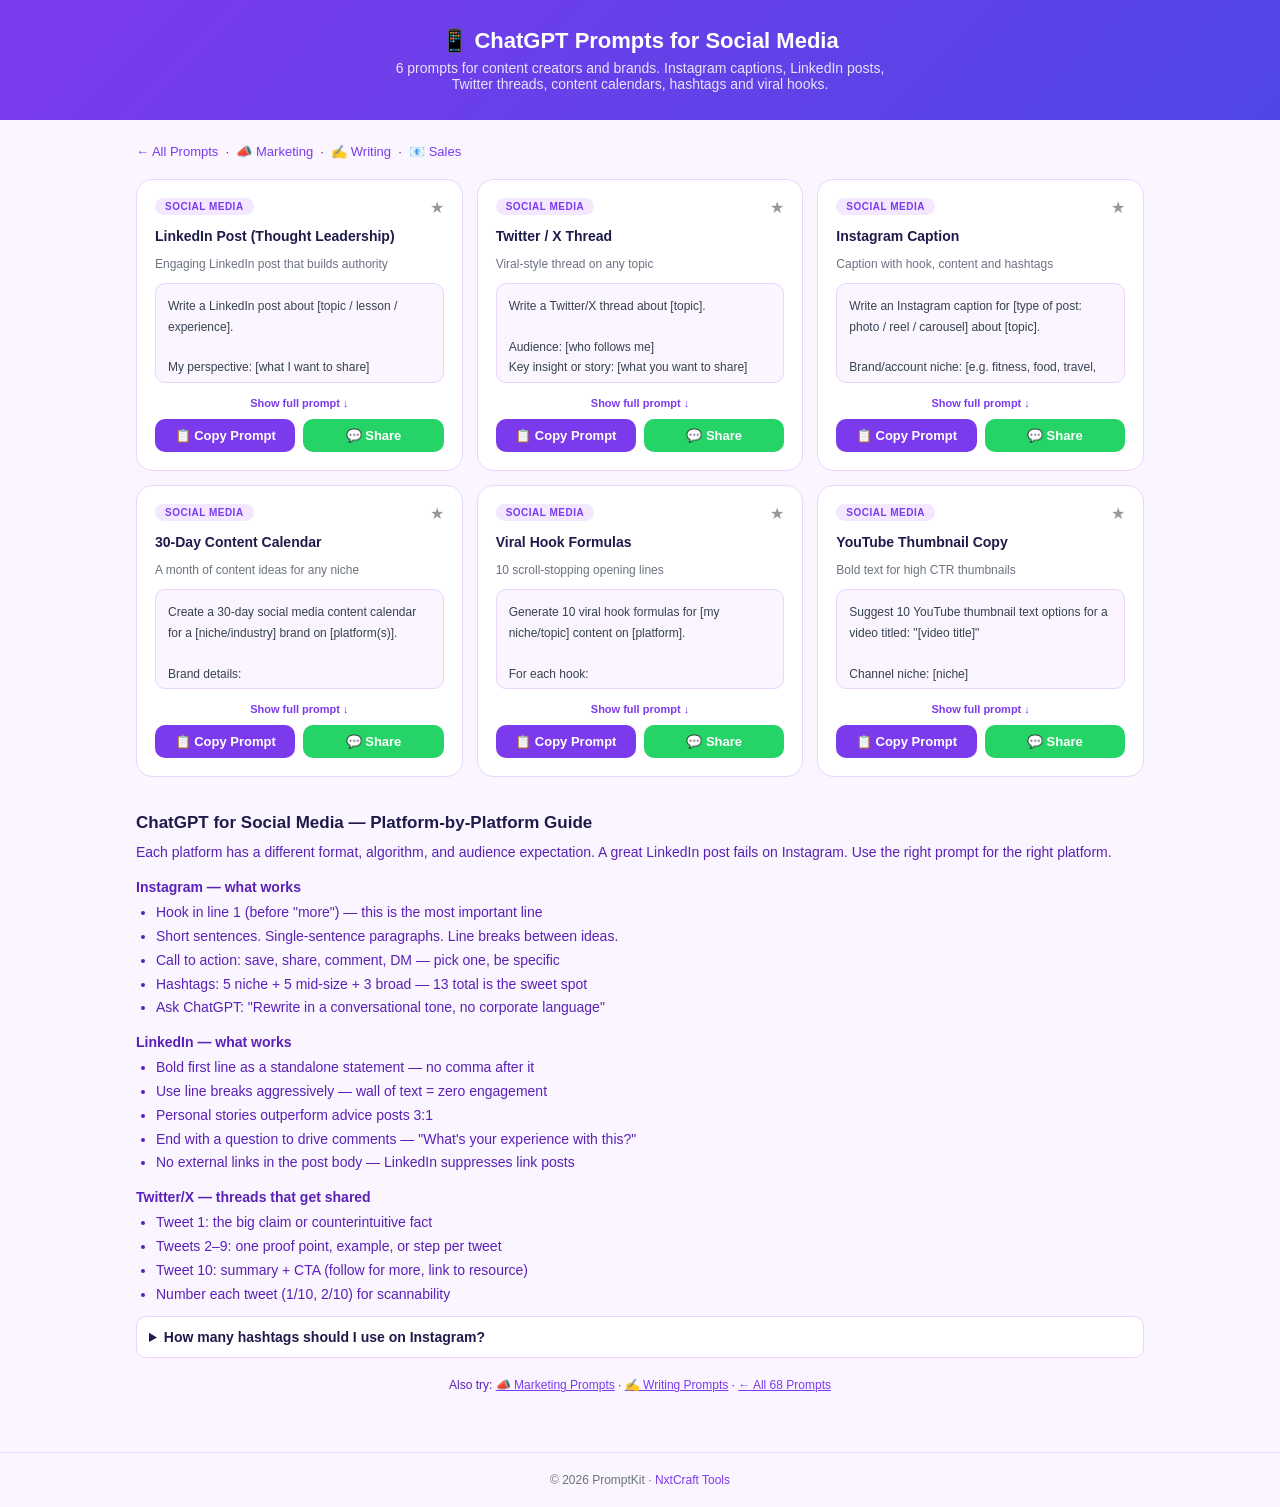
<file: social/index.html>
<!DOCTYPE html>
<html lang="en">
<head>
<meta charset="UTF-8">
<meta name="viewport" content="width=device-width, initial-scale=1.0">
<title>ChatGPT Prompts for Social Media — 6 Templates for Instagram, LinkedIn & Twitter | PromptKit</title>
<meta name="description" content="6 free ChatGPT prompts for social media: Instagram captions, LinkedIn posts, Twitter threads, content calendar, hashtag strategy and viral hooks. Copy in one click.">
<meta name="keywords" content="chatgpt prompts for social media, ai social media prompts, chatgpt instagram caption prompt, chatgpt linkedin post prompt, chatgpt twitter thread prompt, ai prompts for content creators">
<link rel="canonical" href="https://nxtcraft.github.io/promptkit/social/">
<meta property="og:title" content="ChatGPT Prompts for Social Media — 6 Instagram, LinkedIn & Twitter Templates">
<meta property="og:description" content="Ready-to-use ChatGPT prompts for Instagram captions, LinkedIn posts, Twitter threads, content calendars and viral hooks. Free, copy in one click.">
<meta property="og:type" content="website">
<meta name="twitter:card" content="summary_large_image">
<link rel="stylesheet" href="../css/main.css">
<script type="application/ld+json">
{
  "@context": "https://schema.org",
  "@type": "FAQPage",
  "mainEntity": [
    {
      "@type": "Question",
      "name": "How do I use ChatGPT to write Instagram captions?",
      "acceptedAnswer": { "@type": "Answer", "text": "Give ChatGPT the photo description, the emotion or message you want to convey, your brand tone (funny, inspiring, educational, relatable), and the CTA you want (follow, save, comment, click link). Ask for 3 caption options — short (under 50 words), medium (100 words), and long-form storytelling (200+ words). Always add your own hashtag strategy or ask ChatGPT to suggest 15–20 niche hashtags separately." }
    },
    {
      "@type": "Question",
      "name": "What is the best ChatGPT prompt for LinkedIn posts?",
      "acceptedAnswer": { "@type": "Answer", "text": "LinkedIn posts perform best when they start with a hook that stops the scroll (a bold statement, a counterintuitive fact, or a personal story opener). Tell ChatGPT: your industry, the insight or story you want to share, and ask for a post with a 1-line hook, 5–7 short paragraphs (each 1–2 sentences), a takeaway, and a question to drive comments. Keep total length under 1,300 characters for full visibility without the 'see more' cutoff." }
    },
    {
      "@type": "Question",
      "name": "Can ChatGPT write a month of social media content?",
      "acceptedAnswer": { "@type": "Answer", "text": "Yes. Use the Content Calendar prompt — specify your brand, posting frequency (e.g. 5x/week), content pillars (educational, promotional, behind-the-scenes, user stories, motivational), and the month. ChatGPT will produce a 30-day calendar with a topic and caption angle for each post. Use it as a planning framework, then generate individual captions using the specific post prompts." }
    }
  ]
}
</script>
</head>
<body>
<div class="cat-hero" style="background:linear-gradient(135deg,#7c3aed 0%,#4f46e5 100%);">
  <h1>📱 ChatGPT Prompts for Social Media</h1>
  <p>6 prompts for content creators and brands. Instagram captions, LinkedIn posts, Twitter threads, content calendars, hashtags and viral hooks.</p>
</div>
<div class="container">
  <nav style="font-size:13px; color:#5b21b6; margin-bottom:20px;">
    <a href="../" style="color:#7c3aed; text-decoration:none;">← All Prompts</a> &nbsp;·&nbsp;
    <a href="../marketing/" style="color:#7c3aed; text-decoration:none;">📣 Marketing</a> &nbsp;·&nbsp;
    <a href="../writing/" style="color:#7c3aed; text-decoration:none;">✍️ Writing</a> &nbsp;·&nbsp;
    <a href="../sales/" style="color:#7c3aed; text-decoration:none;">📧 Sales</a>
  </nav>
  <div class="prompt-grid" id="prompt-grid"></div>
  <div class="seo">
    <h2>ChatGPT for Social Media — Platform-by-Platform Guide</h2>
    <p>Each platform has a different format, algorithm, and audience expectation. A great LinkedIn post fails on Instagram. Use the right prompt for the right platform.</p>
    <h3>Instagram — what works</h3>
    <ul>
      <li>Hook in line 1 (before "more") — this is the most important line</li>
      <li>Short sentences. Single-sentence paragraphs. Line breaks between ideas.</li>
      <li>Call to action: save, share, comment, DM — pick one, be specific</li>
      <li>Hashtags: 5 niche + 5 mid-size + 3 broad — 13 total is the sweet spot</li>
      <li>Ask ChatGPT: "Rewrite in a conversational tone, no corporate language"</li>
    </ul>
    <h3>LinkedIn — what works</h3>
    <ul>
      <li>Bold first line as a standalone statement — no comma after it</li>
      <li>Use line breaks aggressively — wall of text = zero engagement</li>
      <li>Personal stories outperform advice posts 3:1</li>
      <li>End with a question to drive comments — "What's your experience with this?"</li>
      <li>No external links in the post body — LinkedIn suppresses link posts</li>
    </ul>
    <h3>Twitter/X — threads that get shared</h3>
    <ul>
      <li>Tweet 1: the big claim or counterintuitive fact</li>
      <li>Tweets 2–9: one proof point, example, or step per tweet</li>
      <li>Tweet 10: summary + CTA (follow for more, link to resource)</li>
      <li>Number each tweet (1/10, 2/10) for scannability</li>
    </ul>
    <details>
      <summary>How many hashtags should I use on Instagram?</summary>
      <p>Instagram's own research suggests 3–5 relevant hashtags perform better than 30 broad ones. A practical framework: 3 niche hashtags (under 100K posts), 3 mid-size (100K–1M posts), and 3 broad (1M+ posts). Rotate hashtag sets to avoid shadowban risk, and never use banned hashtags (check with a hashtag audit tool).</p>
    </details>
    <div style="margin-top:20px; text-align:center; font-size:12px; color:#5b21b6;">
      Also try: <a href="../marketing/" style="color:#7c3aed;">📣 Marketing Prompts</a> ·
      <a href="../writing/" style="color:#7c3aed;">✍️ Writing Prompts</a> ·
      <a href="../" style="color:#7c3aed;">← All 68 Prompts</a>
    </div>
  </div>
</div>
<footer>&copy; 2026 PromptKit · <a href="https://nxtcraft.github.io/">NxtCraft Tools</a></footer>
<script src="../js/prompts.js"></script>
<script src="../js/app.js"></script>
<script>
  currentCat = 'social';
  document.getElementById('filter-chips') && (document.getElementById('filter-chips').style.display = 'none');
  render();
</script>
</body>
</html>
</file>
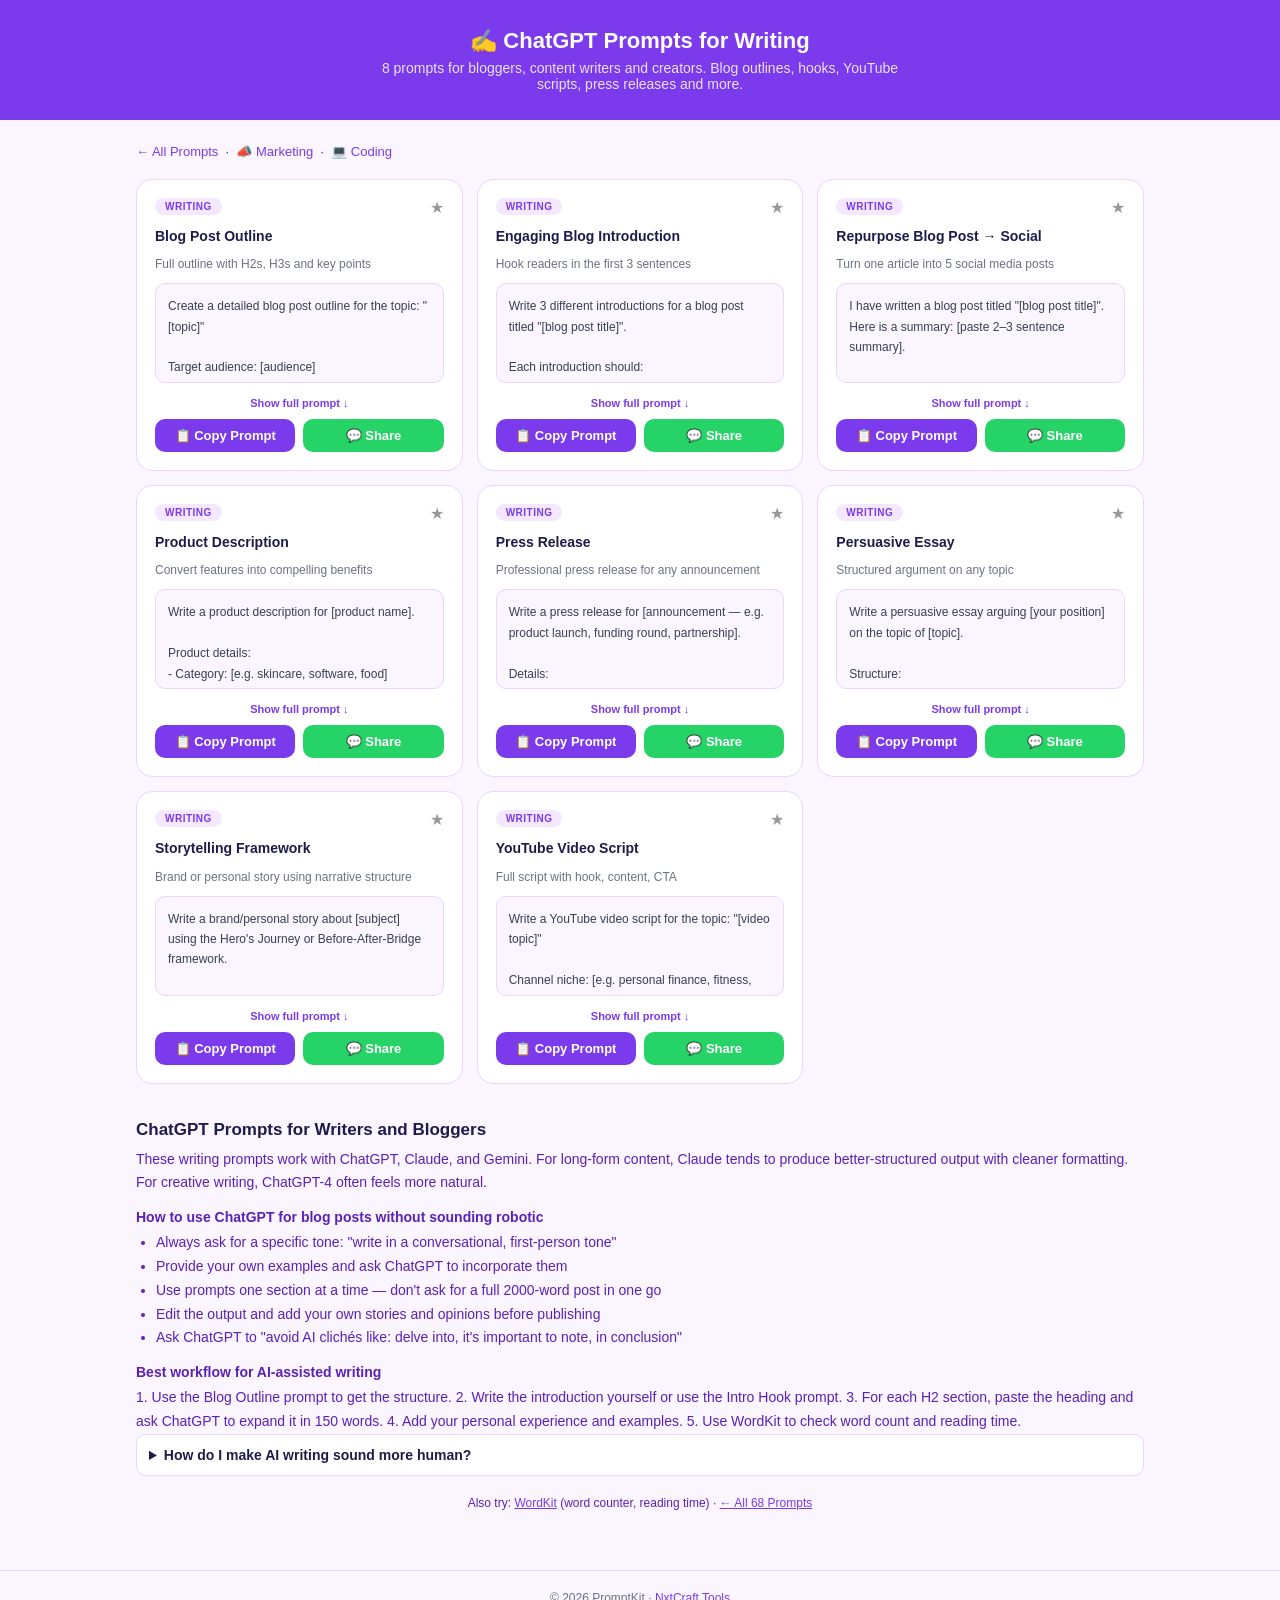
<file: writing/index.html>
<!DOCTYPE html>
<html lang="en">
<head>
<meta charset="UTF-8">
<meta name="viewport" content="width=device-width, initial-scale=1.0">
<title>ChatGPT Prompts for Writing – 8 Templates for Bloggers & Writers | PromptKit</title>
<meta name="description" content="8 free ChatGPT prompts for writers: blog outlines, introductions, YouTube scripts, press releases, product descriptions and storytelling. Copy in one click.">
<meta name="keywords" content="chatgpt prompts for writing, ai prompts for bloggers, chatgpt blog writing prompts, ai writing prompts, chatgpt for content writing, chatgpt prompts for bloggers free">
<link rel="canonical" href="https://nxtcraft.github.io/promptkit/writing/">
<meta property="og:title" content="ChatGPT Prompts for Writing – 8 Free Templates">
<meta property="og:description" content="Ready-to-use ChatGPT prompts for blog posts, YouTube scripts, product descriptions, press releases and more. Free, copy in one click.">
<meta property="og:type" content="website">
<meta name="twitter:card" content="summary_large_image">
<link rel="stylesheet" href="../css/main.css">
<script type="application/ld+json">
{
  "@context": "https://schema.org",
  "@type": "FAQPage",
  "mainEntity": [
    {
      "@type": "Question",
      "name": "How do I use ChatGPT to write a blog post?",
      "acceptedAnswer": { "@type": "Answer", "text": "Start with the Blog Post Outline prompt — give it your topic, target keyword, and word count goal. ChatGPT will produce a structured outline with H2 and H3 headings. Then use the Blog Introduction prompt to write a strong hook. Fill in each section yourself or ask ChatGPT to expand each H2 one at a time, providing fresh context for each." }
    },
    {
      "@type": "Question",
      "name": "Can ChatGPT write YouTube scripts?",
      "acceptedAnswer": { "@type": "Answer", "text": "Yes. The YouTube script prompt asks for your topic, channel niche, target video length, and audience. ChatGPT produces a complete script with a hook, intro, main points, transitions, and a CTA. For authenticity, use the script as a framework and add your own examples and personality." }
    },
    {
      "@type": "Question",
      "name": "Does Google penalise AI-written content?",
      "acceptedAnswer": { "@type": "Answer", "text": "Google's helpful content guidelines focus on quality and usefulness, not whether a human or AI wrote the content. AI-generated content that is helpful, accurate, original and well-structured can rank well. The key: edit the AI output, add your expertise and examples, and ensure it genuinely helps the reader." }
    }
  ]
}
</script>
</head>
<body>

<div class="cat-hero">
  <h1>✍️ ChatGPT Prompts for Writing</h1>
  <p>8 prompts for bloggers, content writers and creators. Blog outlines, hooks, YouTube scripts, press releases and more.</p>
</div>

<div class="container">
  <nav style="font-size:13px; color:#5b21b6; margin-bottom:20px;">
    <a href="../" style="color:#7c3aed; text-decoration:none;">← All Prompts</a> &nbsp;·&nbsp;
    <a href="../marketing/" style="color:#7c3aed; text-decoration:none;">📣 Marketing</a> &nbsp;·&nbsp;
    <a href="../coding/" style="color:#7c3aed; text-decoration:none;">💻 Coding</a>
  </nav>

  <div class="prompt-grid" id="prompt-grid"></div>

  <div class="seo">
    <h2>ChatGPT Prompts for Writers and Bloggers</h2>
    <p>These writing prompts work with ChatGPT, Claude, and Gemini. For long-form content, Claude tends to produce better-structured output with cleaner formatting. For creative writing, ChatGPT-4 often feels more natural.</p>

    <h3>How to use ChatGPT for blog posts without sounding robotic</h3>
    <ul>
      <li>Always ask for a specific tone: "write in a conversational, first-person tone"</li>
      <li>Provide your own examples and ask ChatGPT to incorporate them</li>
      <li>Use prompts one section at a time — don't ask for a full 2000-word post in one go</li>
      <li>Edit the output and add your own stories and opinions before publishing</li>
      <li>Ask ChatGPT to "avoid AI clichés like: delve into, it's important to note, in conclusion"</li>
    </ul>

    <h3>Best workflow for AI-assisted writing</h3>
    <p>1. Use the Blog Outline prompt to get the structure. 2. Write the introduction yourself or use the Intro Hook prompt. 3. For each H2 section, paste the heading and ask ChatGPT to expand it in 150 words. 4. Add your personal experience and examples. 5. Use WordKit to check word count and reading time.</p>

    <details>
      <summary>How do I make AI writing sound more human?</summary>
      <p>Add specific numbers, personal anecdotes, and opinions that only you would have. Use short sentences. Start sentences with "And", "But", "So" occasionally. Vary sentence length. Ask ChatGPT to "vary sentence structure and avoid starting every sentence with 'The' or 'This'". Reading the text aloud is the quickest way to spot robotic sections.</p>
    </details>

    <div style="margin-top:20px; text-align:center; font-size:12px; color:#5b21b6;">
      Also try: <a href="https://nxtcraft.github.io/wordkit/" style="color:#7c3aed;">WordKit</a> (word counter, reading time) ·
      <a href="../" style="color:#7c3aed;">← All 68 Prompts</a>
    </div>
  </div>
</div>

<footer>&copy; 2026 PromptKit · <a href="https://nxtcraft.github.io/">NxtCraft Tools</a></footer>

<script src="../js/prompts.js"></script>
<script src="../js/app.js"></script>
<script>
  currentCat = 'writing';
  document.getElementById('filter-chips') && (document.getElementById('filter-chips').style.display = 'none');
  render();
</script>
</body>
</html>
</file>
<file: css/main.css>
*, *::before, *::after { box-sizing: border-box; margin: 0; padding: 0; }
:root {
  --bg: #faf5ff; --surface: #fff; --surface2: #faf5ff;
  --border: #e9d5ff; --accent: #7c3aed; --accent2: #6d28d9;
  --accent-light: #f5f3ff; --text: #1e1b4b; --muted: #6b7280; --label: #5b21b6;
  --success: #16a34a; --tag-bg: #f3e8ff; --tag-text: #7c3aed;
}
body { font-family: -apple-system, BlinkMacSystemFont, 'Segoe UI', sans-serif; background: var(--bg); color: var(--text); min-height: 100vh; font-size: 15px; }

/* HEADER */
.site-header { background: var(--accent); color: white; padding: 32px 16px 0; text-align: center; }
.site-header h1 { font-size: 28px; font-weight: 900; letter-spacing: -1px; }
.site-header h1 span { opacity: .7; }
.site-header p { font-size: 14px; opacity: .85; margin: 6px 0 16px; }
.header-nav { display: flex; gap: 4px; justify-content: center; flex-wrap: wrap; padding-bottom: 0; }
.header-nav a { color: rgba(255,255,255,.8); font-size: 13px; font-weight: 600; padding: 8px 14px; border-radius: 8px 8px 0 0; text-decoration: none; white-space: nowrap; }
.header-nav a.active, .header-nav a:hover { background: rgba(255,255,255,.2); color: white; }

.container { max-width: 1040px; margin: 0 auto; padding: 24px 16px 60px; }

/* SEARCH + FILTER */
.toolbar { display: flex; flex-direction: column; gap: 12px; margin-bottom: 20px; }
.search-box { position: relative; }
.search-box input { width: 100%; padding: 12px 16px 12px 42px; border: 1.5px solid var(--border); border-radius: 12px; font-size: 15px; background: var(--surface); outline: none; color: var(--text); }
.search-box input:focus { border-color: var(--accent); }
.search-box span { position: absolute; left: 13px; top: 50%; transform: translateY(-50%); font-size: 16px; }
.filter-chips { display: flex; gap: 6px; overflow-x: auto; padding-bottom: 2px; }
.filter-chips::-webkit-scrollbar { height: 3px; }
.chip { padding: 6px 14px; border-radius: 20px; border: 1.5px solid var(--border); background: var(--surface); font-size: 12px; font-weight: 700; cursor: pointer; color: var(--muted); white-space: nowrap; transition: all .15s; }
.chip.active { background: var(--accent); color: white; border-color: var(--accent); }
.chip:hover:not(.active) { border-color: var(--accent); color: var(--accent); }

/* STATS */
.stats-row { font-size: 12px; color: var(--muted); margin-bottom: 16px; }

/* GRID */
.prompt-grid { display: grid; grid-template-columns: repeat(auto-fill, minmax(300px, 1fr)); gap: 14px; }
@media (max-width: 640px) { .prompt-grid { grid-template-columns: 1fr; } }

/* PROMPT CARD */
.prompt-card { background: var(--surface); border: 1.5px solid var(--border); border-radius: 16px; padding: 18px; display: flex; flex-direction: column; gap: 10px; transition: border-color .15s, box-shadow .15s; }
.prompt-card:hover { border-color: var(--accent); box-shadow: 0 4px 16px rgba(124,58,237,.08); }
.card-top { display: flex; align-items: flex-start; justify-content: space-between; gap: 8px; }
.card-category { font-size: 10px; font-weight: 800; padding: 3px 10px; border-radius: 12px; background: var(--tag-bg); color: var(--tag-text); text-transform: uppercase; letter-spacing: .05em; white-space: nowrap; }
.fav-btn { background: none; border: none; font-size: 16px; cursor: pointer; opacity: .4; transition: opacity .15s; flex-shrink: 0; }
.fav-btn.active { opacity: 1; }
.card-title { font-size: 14px; font-weight: 800; color: var(--text); line-height: 1.3; }
.card-desc { font-size: 12px; color: var(--muted); line-height: 1.5; }
.prompt-box { background: var(--surface2); border: 1px solid var(--border); border-radius: 10px; padding: 12px; font-size: 12px; color: #374151; line-height: 1.7; font-family: inherit; position: relative; max-height: 100px; overflow: hidden; transition: max-height .3s; }
.prompt-box.expanded { max-height: 600px; }
.prompt-text { white-space: pre-wrap; word-break: break-word; }
.expand-btn { background: none; border: none; font-size: 11px; color: var(--accent); cursor: pointer; font-weight: 700; margin-top: 4px; padding: 0; }
.card-actions { display: flex; gap: 8px; }
.copy-btn { flex: 1; padding: 9px; background: var(--accent); color: white; border: none; border-radius: 10px; font-size: 13px; font-weight: 700; cursor: pointer; transition: background .15s; }
.copy-btn:hover { background: var(--accent2); }
.copy-btn.copied { background: var(--success); }

/* CATEGORY PAGES HERO */
.cat-hero { background: var(--accent); color: white; padding: 28px 16px; text-align: center; }
.cat-hero h1 { font-size: 22px; font-weight: 900; margin-bottom: 6px; }
.cat-hero p { font-size: 14px; opacity: .85; max-width: 520px; margin: 0 auto; }

/* SEO */
.seo { margin-top: 36px; }
.seo h2 { font-size: 17px; font-weight: 800; margin-bottom: 8px; }
.seo h3 { font-size: 14px; font-weight: 700; margin: 14px 0 6px; color: var(--label); }
.seo p, .seo li { font-size: 14px; color: #5b21b6; line-height: 1.7; }
.seo ul, .seo ol { padding-left: 20px; margin-bottom: 10px; }
details { background: var(--surface); border: 1px solid var(--border); border-radius: 10px; padding: 12px; margin-bottom: 8px; }
summary { font-weight: 700; font-size: 14px; cursor: pointer; color: var(--text); }
details p { font-size: 13px; color: var(--muted); margin-top: 8px; line-height: 1.6; }

footer { text-align: center; padding: 20px; font-size: 12px; color: var(--muted); border-top: 1px solid var(--border); }
footer a { color: var(--accent); text-decoration: none; }

.empty-state { text-align: center; padding: 48px 20px; color: var(--muted); }
.empty-state div:first-child { font-size: 36px; margin-bottom: 8px; }
</file>
